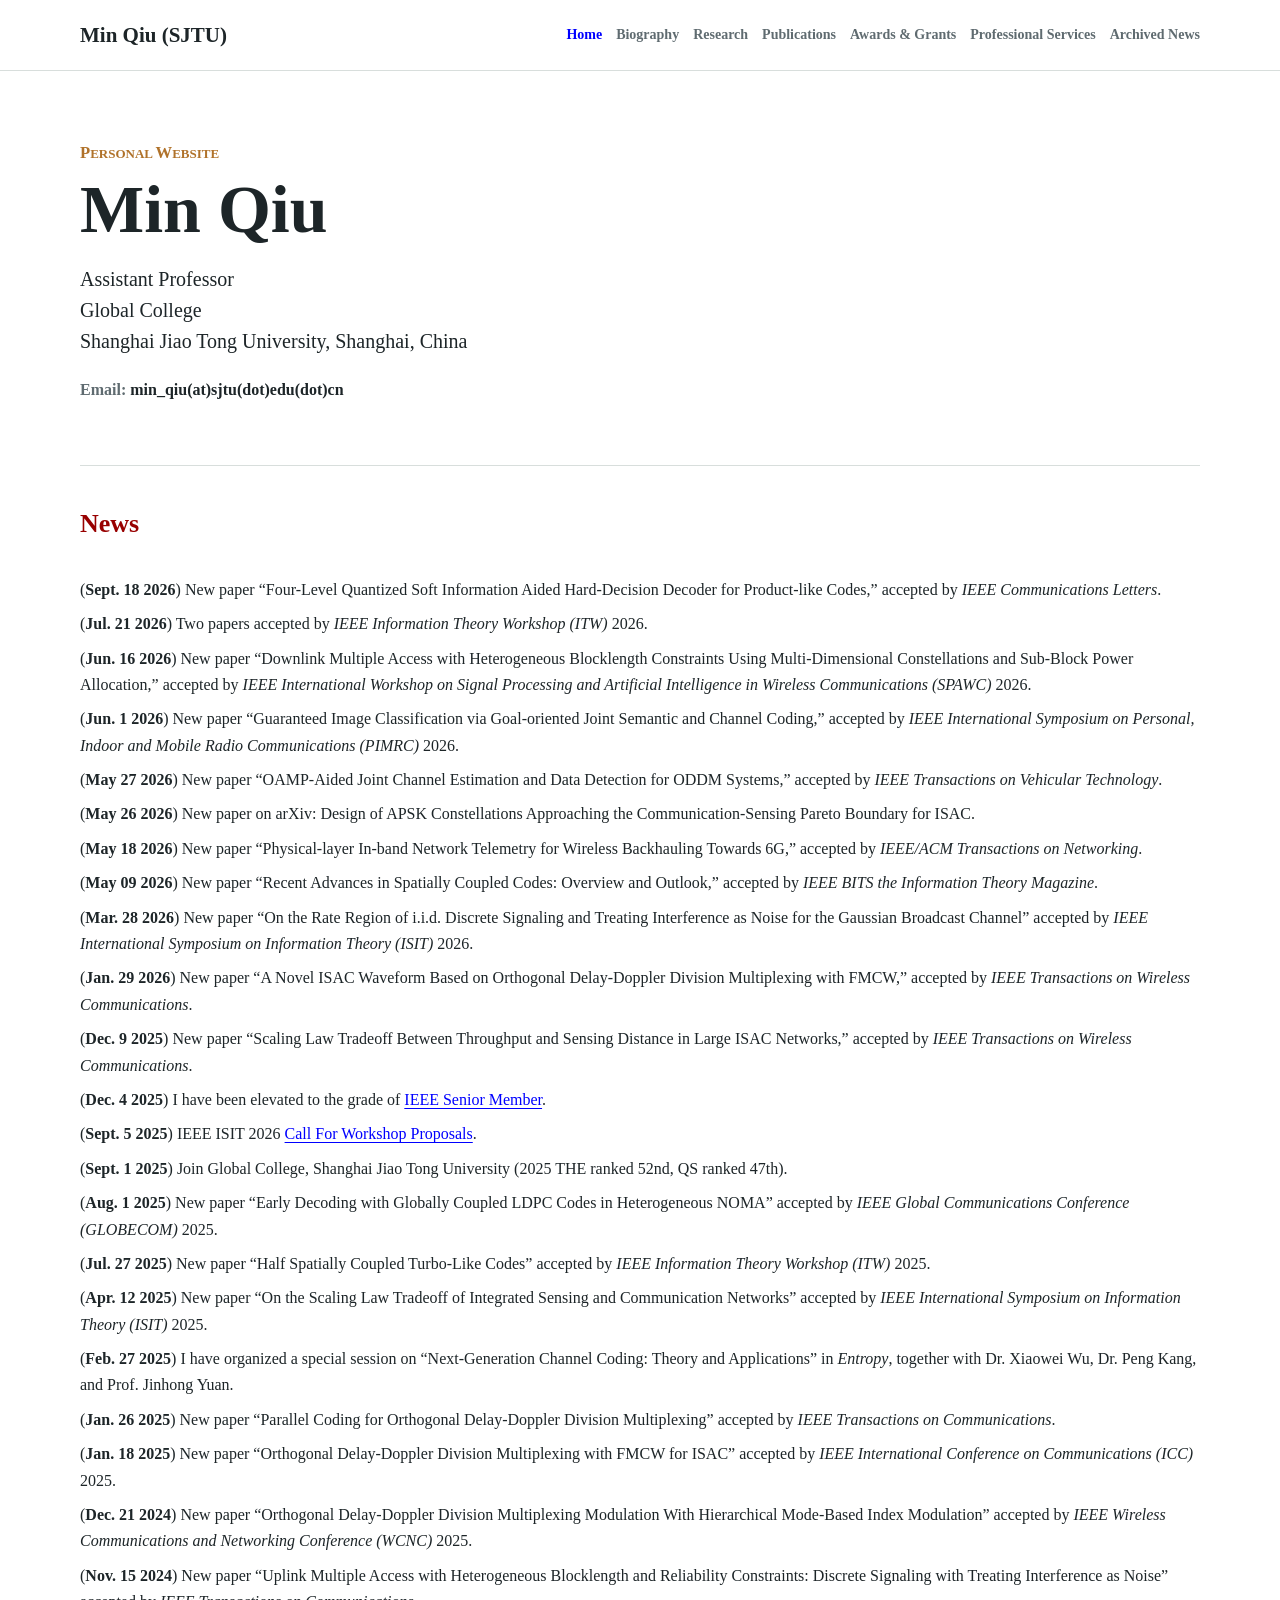
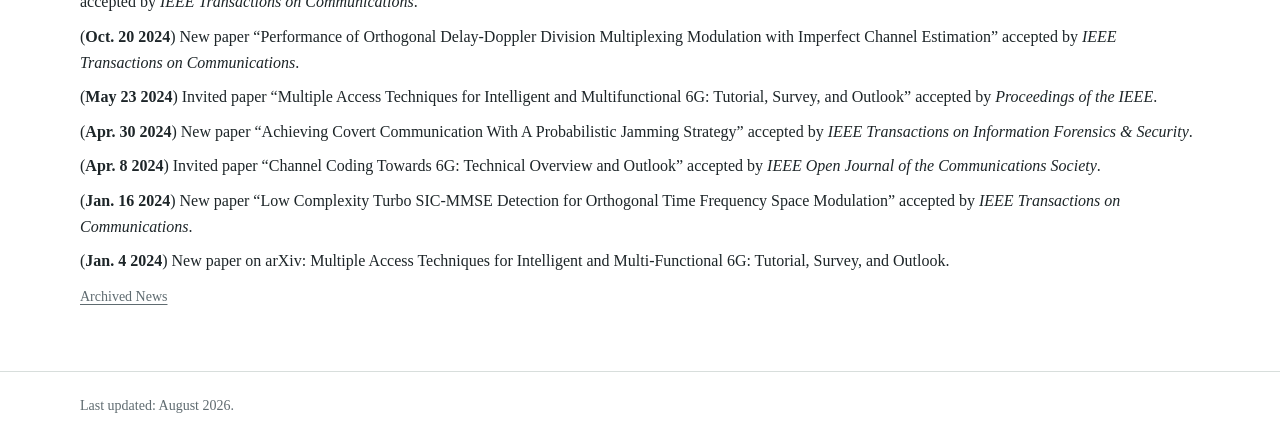
<file: index.html>
<!doctype html>
<html lang="en">
<head>
  <meta charset="utf-8">
  <meta name="viewport" content="width=device-width, initial-scale=1">
  <title>Min Qiu</title>
  <meta name="description" content="Personal academic website of Min Qiu, Assistant Professor at Shanghai Jiao Tong University.">
  <link rel="stylesheet" href="assets/css/style.css">
</head>
<body>
  <header class="site-header">
    <div class="wrap header-grid">
      <a class="brand" href="index.html">Min Qiu (SJTU)</a>
      <nav class="nav" aria-label="Main navigation">
        <a href="index.html" aria-current="page">Home</a>
        <a href="biography.html">Biography</a>
        <a href="research.html">Research</a>
        <a href="publications.html">Publications</a>
        <a href="awards-grants.html">Awards & Grants</a>
        <a href="professional-services.html">Professional Services</a>
        <a href="archived-news.html">Archived News</a>
      </nav>
    </div>
  </header>

  <main class="wrap">
    <section class="hero">
      <p class="eyebrow wordmark-title"><span class="title-word"><span class="word-initial">P</span>ersonal</span> <span class="title-word"><span class="word-initial">W</span>ebsite</span></p>
      <h1>Min Qiu</h1>
      <p class="lead">Assistant Professor<br>Global College<br>Shanghai Jiao Tong University, Shanghai, China</p>
      <p class="contact">Email: <span>min_qiu(at)sjtu(dot)edu(dot)cn</span></p>
    </section>

    <section class="section">
      <div class="section-heading">
        <h2>News</h2>
      </div>
      <ol class="news-list">
        <li>(<strong>Sept.</strong> <strong>18</strong> <strong>2026</strong>) New paper “Four-Level Quantized Soft Information Aided Hard-Decision Decoder for Product-like Codes,” accepted by <em>IEEE Communications Letters</em>.</li>
        <li>(<strong>Jul.</strong> <strong>21</strong> <strong>2026</strong>) Two papers accepted by <em>IEEE Information Theory Workshop (ITW)</em> 2026.</li>
        <li>(<strong>Jun.</strong> <strong>16</strong> <strong>2026</strong>) New paper “Downlink Multiple Access with Heterogeneous Blocklength Constraints Using Multi-Dimensional Constellations and Sub-Block Power Allocation,” accepted by <em>IEEE International Workshop on Signal Processing and Artificial Intelligence in Wireless Communications (SPAWC)</em> 2026.</li>
        <li>(<strong>Jun.</strong> <strong>1</strong> <strong>2026</strong>) New paper “Guaranteed Image Classification via Goal-oriented Joint Semantic and Channel Coding,” accepted by <em>IEEE International Symposium on Personal, Indoor and Mobile Radio Communications (PIMRC)</em> 2026.</li>
        <li>(<strong>May</strong> <strong>27</strong> <strong>2026</strong>) New paper “OAMP-Aided Joint Channel Estimation and Data Detection for ODDM Systems,” accepted by <em>IEEE Transactions on Vehicular Technology</em>.</li>
        <li>(<strong>May</strong> <strong>26</strong> <strong>2026</strong>) New paper on arXiv: Design of APSK Constellations Approaching the Communication-Sensing Pareto Boundary for ISAC.</li>
        <li>(<strong>May</strong> <strong>18</strong> <strong>2026</strong>) New paper “Physical-layer In-band Network Telemetry for Wireless Backhauling Towards 6G,” accepted by <em>IEEE/ACM Transactions on Networking</em>.</li>
        <li>(<strong>May</strong> <strong>09</strong> <strong>2026</strong>) New paper “Recent Advances in Spatially Coupled Codes: Overview and Outlook,” accepted by <em>IEEE BITS the Information Theory Magazine</em>.</li>
        <li>(<strong>Mar.</strong> <strong>28</strong> <strong>2026</strong>) New paper “On the Rate Region of i.i.d. Discrete Signaling and Treating Interference as Noise for the Gaussian Broadcast Channel” accepted by <em>IEEE International Symposium on Information Theory (ISIT)</em> 2026.</li>
        <li>(<strong>Jan.</strong> <strong>29</strong> <strong>2026</strong>) New paper “A Novel ISAC Waveform Based on Orthogonal Delay-Doppler Division Multiplexing with FMCW,” accepted by <em>IEEE Transactions on Wireless Communications</em>.</li>
        <li>(<strong>Dec.</strong> <strong>9</strong> <strong>2025</strong>) New paper “Scaling Law Tradeoff Between Throughput and Sensing Distance in Large ISAC Networks,” accepted by <em>IEEE Transactions on Wireless Communications</em>.</li>
        <li>(<strong>Dec.</strong> <strong>4</strong> <strong>2025</strong>) I have been elevated to the grade of <a href="https://www.itsoc.org/news/congratulations-our-information-theory-society-members-elevated-ieee-senior-member-2025" target="_blank" rel="noopener">IEEE Senior Member</a>.</li>
        <li>(<strong>Sept.</strong> <strong>5</strong> <strong>2025</strong>) IEEE ISIT 2026 <a href="https://drive.google.com/file/d/11toPJL5rvZ2dOi1ZFxIeDYOLk2mDl6L/view?usp=sharing" target="_blank" rel="noopener">Call For Workshop Proposals</a>.</li>
        <li>(<strong>Sept.</strong> <strong>1</strong> <strong>2025</strong>) Join Global College, Shanghai Jiao Tong University (2025 THE ranked 52nd, QS ranked 47th).</li>
        <li>(<strong>Aug.</strong> <strong>1</strong> <strong>2025</strong>) New paper “Early Decoding with Globally Coupled LDPC Codes in Heterogeneous NOMA” accepted by <em>IEEE Global Communications Conference (GLOBECOM)</em> 2025.</li>
        <li>(<strong>Jul.</strong> <strong>27</strong> <strong>2025</strong>) New paper “Half Spatially Coupled Turbo-Like Codes” accepted by <em>IEEE Information Theory Workshop (ITW)</em> 2025.</li>
        <li>(<strong>Apr.</strong> <strong>12</strong> <strong>2025</strong>) New paper “On the Scaling Law Tradeoff of Integrated Sensing and Communication Networks” accepted by <em>IEEE International Symposium on Information Theory (ISIT)</em> 2025.</li>
        <li>(<strong>Feb.</strong> <strong>27</strong> <strong>2025</strong>) I have organized a special session on “Next-Generation Channel Coding: Theory and Applications” in <em>Entropy</em>, together with Dr. Xiaowei Wu, Dr. Peng Kang, and Prof. Jinhong Yuan.</li>
        <li>(<strong>Jan.</strong> <strong>26</strong> <strong>2025</strong>) New paper “Parallel Coding for Orthogonal Delay-Doppler Division Multiplexing” accepted by <em>IEEE Transactions on Communications</em>.</li>
        <li>(<strong>Jan.</strong> <strong>18</strong> <strong>2025</strong>) New paper “Orthogonal Delay-Doppler Division Multiplexing with FMCW for ISAC” accepted by <em>IEEE International Conference on Communications (ICC)</em> 2025.</li>
        <li>(<strong>Dec.</strong> <strong>21</strong> <strong>2024</strong>) New paper “Orthogonal Delay-Doppler Division Multiplexing Modulation With Hierarchical Mode-Based Index Modulation” accepted by <em>IEEE Wireless Communications and Networking Conference (WCNC)</em> 2025.</li>
        <li>(<strong>Nov.</strong> <strong>15</strong> <strong>2024</strong>) New paper “Uplink Multiple Access with Heterogeneous Blocklength and Reliability Constraints: Discrete Signaling with Treating Interference as Noise” accepted by <em>IEEE Transactions on Communications</em>.</li>
        <li>(<strong>Oct.</strong> <strong>20</strong> <strong>2024</strong>) New paper “Performance of Orthogonal Delay-Doppler Division Multiplexing Modulation with Imperfect Channel Estimation” accepted by <em>IEEE Transactions on Communications</em>.</li>
        <li>(<strong>May</strong> <strong>23</strong> <strong>2024</strong>) Invited paper “Multiple Access Techniques for Intelligent and Multifunctional 6G: Tutorial, Survey, and Outlook” accepted by <em>Proceedings of the IEEE</em>.</li>
        <li>(<strong>Apr.</strong> <strong>30</strong> <strong>2024</strong>) New paper “Achieving Covert Communication With A Probabilistic Jamming Strategy” accepted by <em>IEEE Transactions on Information Forensics &amp; Security</em>.</li>
        <li>(<strong>Apr.</strong> <strong>8</strong> <strong>2024</strong>) Invited paper “Channel Coding Towards 6G: Technical Overview and Outlook” accepted by <em>IEEE Open Journal of the Communications Society</em>.</li>
        <li>(<strong>Jan.</strong> <strong>16</strong> <strong>2024</strong>) New paper “Low Complexity Turbo SIC-MMSE Detection for Orthogonal Time Frequency Space Modulation” accepted by <em>IEEE Transactions on Communications</em>.</li>
        <li>(<strong>Jan.</strong> <strong>4</strong> <strong>2024</strong>) New paper on arXiv: Multiple Access Techniques for Intelligent and Multi-Functional 6G: Tutorial, Survey, and Outlook.</li>
<li><a class="subtle-link" href="archived-news.html">Archived News</a></li>
      </ol>
    </section>
 <div style="transform: scale(0.2); transform-origin: top left;">
  <script type="text/javascript" id="mapmyvisitors"
    src="//mapmyvisitors.com/map.js?d=bafi58JVjUPvPHS9R8LlB1AveSqTp1ohu5yXClhGJh0&cl=ffffff&w=a">
  </script>
</div>
  </main>

  <footer class="site-footer">
    <div class="wrap">
      <p>Last updated: August 2026.</p>
    </div>
  </footer>
</body>
</html>
</file>
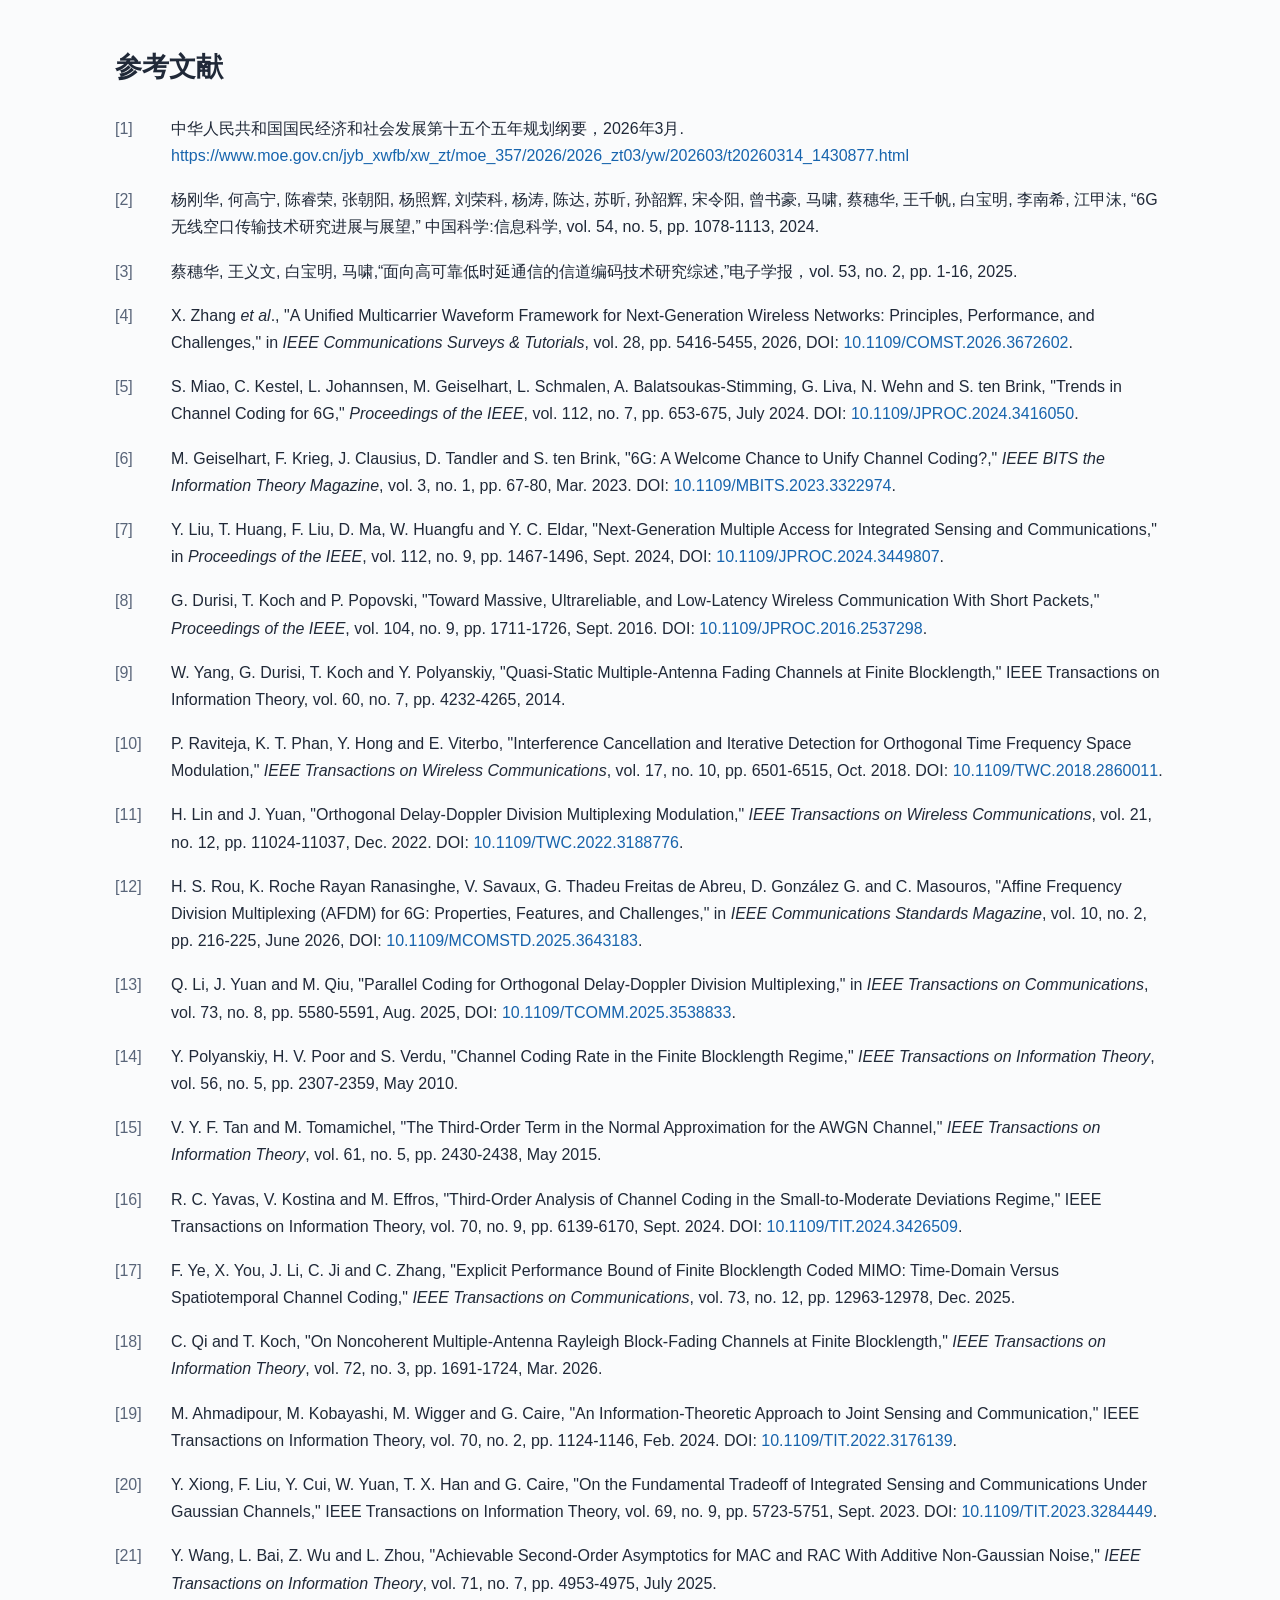
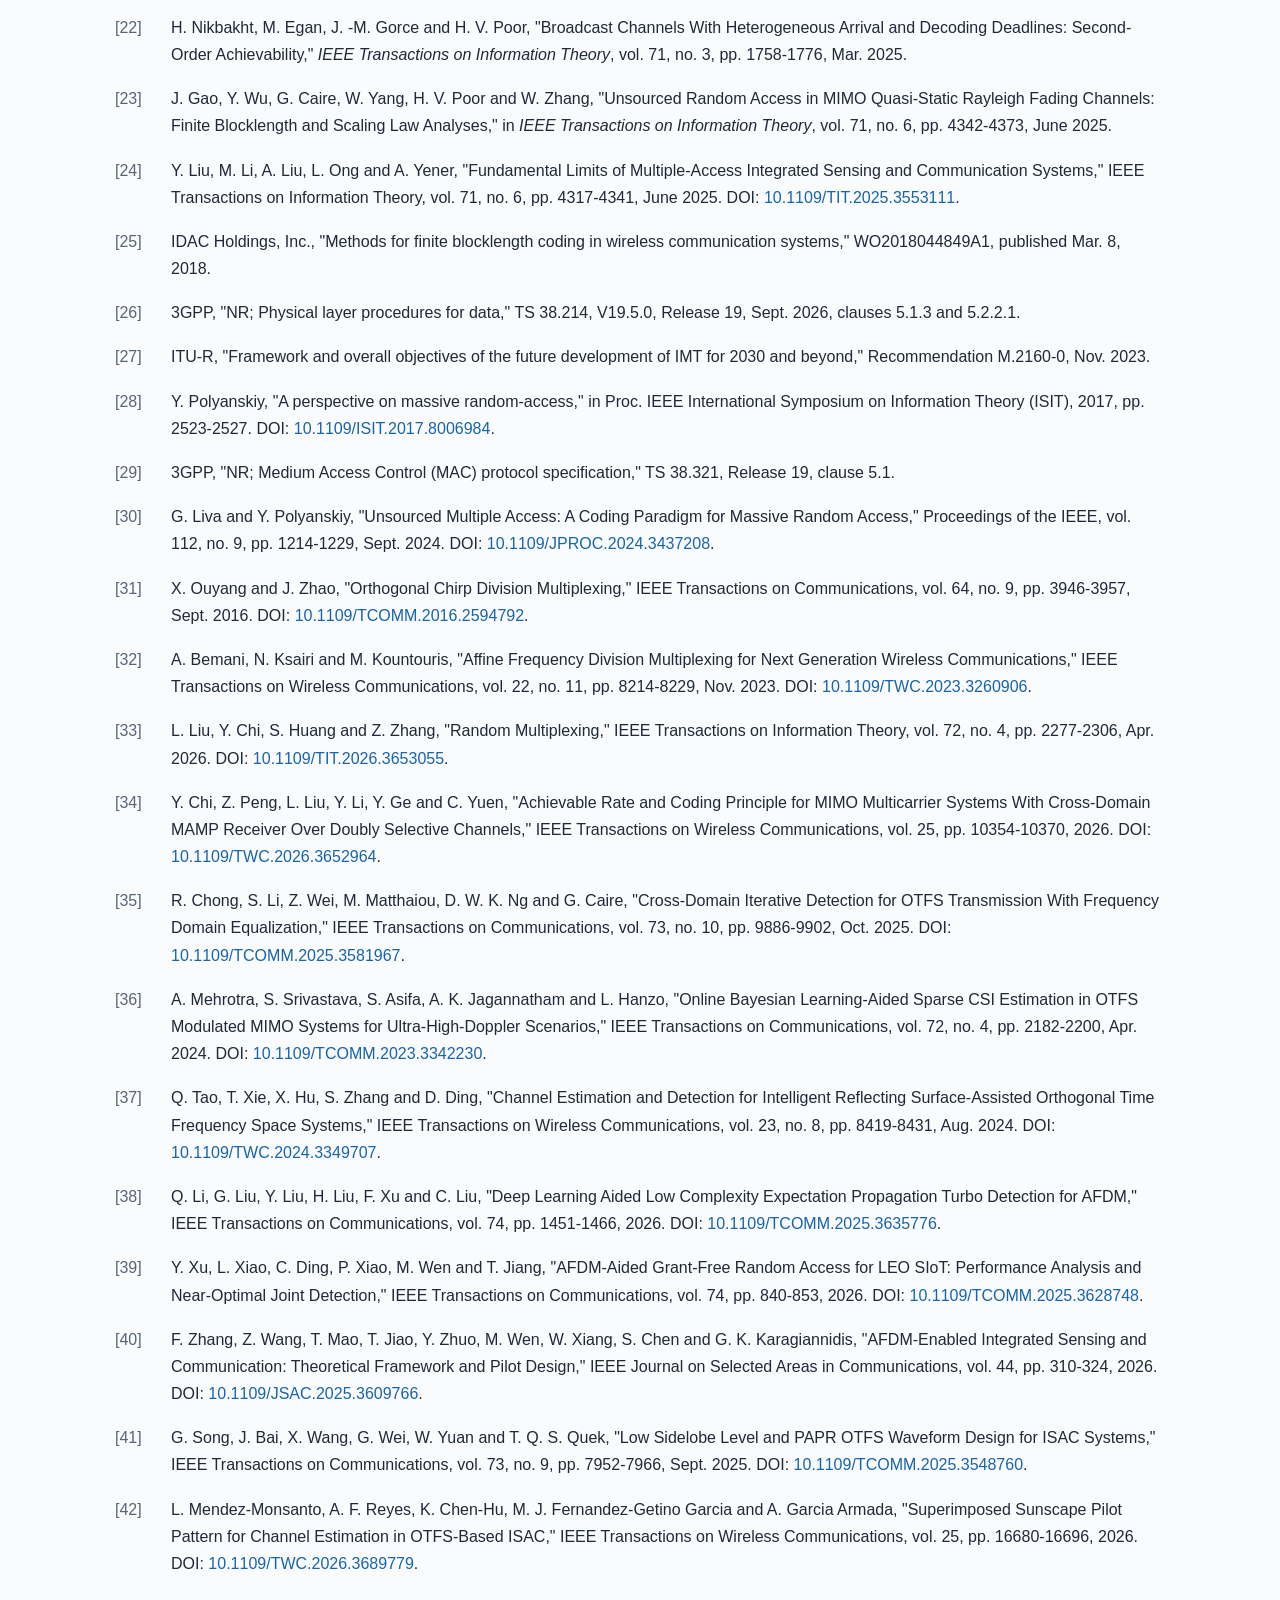
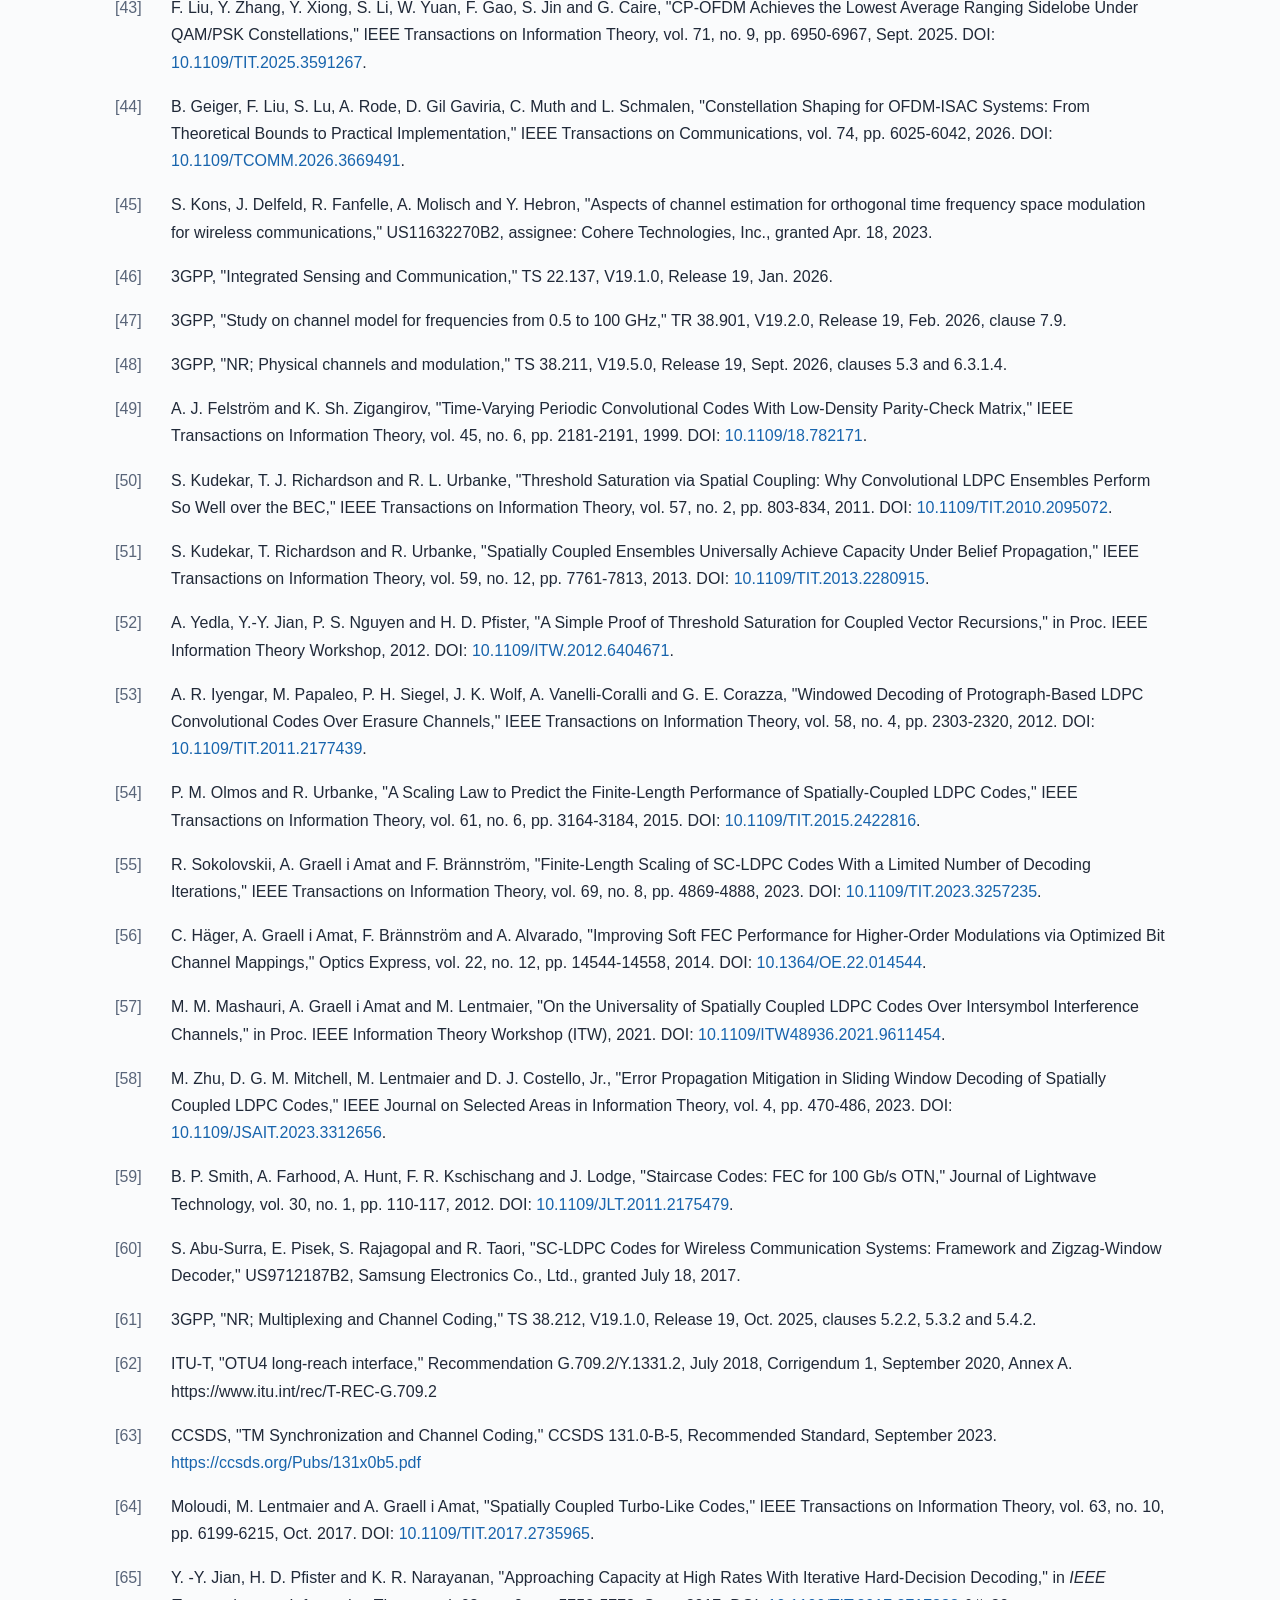
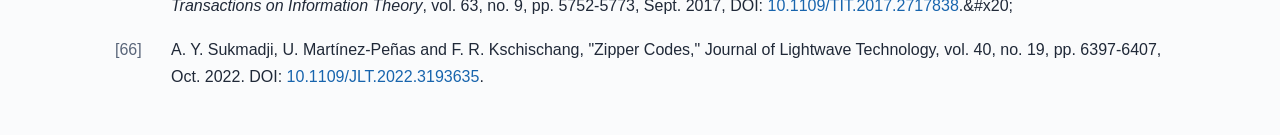
<file: shared/notes/index.html>
<!doctype html>
<html lang="zh-CN">
<head>
<meta charset="utf-8">
<meta name="viewport" content="width=device-width,initial-scale=1">
<meta name="robots" content="noindex,nofollow">
<title>参考文献</title>
<style>
:root{font-family:Arial,"Noto Sans SC","Microsoft YaHei",sans-serif;color:#202938;background:#fafbfc}
body{max-width:1050px;margin:45px auto;padding:0 22px;line-height:1.7}
h1{font-size:27px;margin-bottom:24px}ol{list-style:none;padding:0;margin:0}li{display:flex;gap:13px;margin:0 0 17px;overflow-wrap:anywhere}li .num{flex:0 0 43px;color:#596579}a{color:#1764ad;text-decoration:none}a:hover{text-decoration:underline}em{font-style:italic}@media(max-width:600px){body{margin:25px auto;padding:0 16px}li{gap:7px}li .num{flex-basis:36px}}
</style>
</head>
<body>
<h1>参考文献</h1>
<ol>
<li><span class="num">[1]</span><div>中华人民共和国国民经济和社会发展第十五个五年规划纲要，2026年3月. <a href="https://www.moe.gov.cn/jyb_xwfb/xw_zt/moe_357/2026/2026_zt03/yw/202603/t20260314_1430877.html">https://www.moe.gov.cn/jyb_xwfb/xw_zt/moe_357/2026/2026_zt03/yw/202603/t20260314_1430877.html</a></div></li>
<li><span class="num">[2]</span><div>杨刚华, 何高宁, 陈睿荣, 张朝阳, 杨照辉, 刘荣科, 杨涛, 陈达, 苏昕, 孙韶辉, 宋令阳, 曾书豪, 马啸, 蔡穗华, 王千帆, 白宝明, 李南希, 江甲沫, “6G 无线空口传输技术研究进展与展望,” 中国科学:信息科学, vol. 54, no. 5, pp. 1078-1113, 2024.</div></li>
<li><span class="num">[3]</span><div>蔡穗华, 王义文, 白宝明, 马啸,“面向高可靠低时延通信的信道编码技术研究综述,”电子学报，vol. 53, no. 2, pp. 1-16, 2025.</div></li>
<li><span class="num">[4]</span><div>X. Zhang <em>et al</em>., &quot;A Unified Multicarrier Waveform Framework for Next-Generation Wireless Networks: Principles, Performance, and Challenges,&quot; in <em>IEEE Communications Surveys &amp; Tutorials</em>, vol. 28, pp. 5416-5455, 2026, DOI: <a href="https://doi.org/10.1109/COMST.2026.3672602">10.1109/COMST.2026.3672602</a>.</div></li>
<li><span class="num">[5]</span><div>S. Miao, C. Kestel, L. Johannsen, M. Geiselhart, L. Schmalen, A. Balatsoukas-Stimming, G. Liva, N. Wehn and S. ten Brink, &quot;Trends in Channel Coding for 6G,&quot; <em>Proceedings of the IEEE</em>, vol. 112, no. 7, pp. 653-675, July 2024. DOI: <a href="https://doi.org/10.1109/JPROC.2024.3416050">10.1109/JPROC.2024.3416050</a>.</div></li>
<li><span class="num">[6]</span><div>M. Geiselhart, F. Krieg, J. Clausius, D. Tandler and S. ten Brink, &quot;6G: A Welcome Chance to Unify Channel Coding?,&quot; <em>IEEE BITS the Information Theory Magazine</em>, vol. 3, no. 1, pp. 67-80, Mar. 2023. DOI: <a href="https://doi.org/10.1109/MBITS.2023.3322974">10.1109/MBITS.2023.3322974</a>.</div></li>
<li><span class="num">[7]</span><div>Y. Liu, T. Huang, F. Liu, D. Ma, W. Huangfu and Y. C. Eldar, &quot;Next-Generation Multiple Access for Integrated Sensing and Communications,&quot; in <em>Proceedings of the IEEE</em>, vol. 112, no. 9, pp. 1467-1496, Sept. 2024, DOI: <a href="https://doi.org/10.1109/JPROC.2024.3449807">10.1109/JPROC.2024.3449807</a>.</div></li>
<li><span class="num">[8]</span><div>G. Durisi, T. Koch and P. Popovski, &quot;Toward Massive, Ultrareliable, and Low-Latency Wireless Communication With Short Packets,&quot; <em>Proceedings of the IEEE</em>, vol. 104, no. 9, pp. 1711-1726, Sept. 2016. DOI: <a href="https://doi.org/10.1109/JPROC.2016.2537298">10.1109/JPROC.2016.2537298</a>.</div></li>
<li><span class="num">[9]</span><div>W. Yang, G. Durisi, T. Koch and Y. Polyanskiy, &quot;Quasi-Static Multiple-Antenna Fading Channels at Finite Blocklength,&quot; IEEE Transactions on Information Theory, vol. 60, no. 7, pp. 4232-4265, 2014.</div></li>
<li><span class="num">[10]</span><div>P. Raviteja, K. T. Phan, Y. Hong and E. Viterbo, &quot;Interference Cancellation and Iterative Detection for Orthogonal Time Frequency Space Modulation,&quot; <em>IEEE Transactions on Wireless Communications</em>, vol. 17, no. 10, pp. 6501-6515, Oct. 2018. DOI: <a href="https://doi.org/10.1109/TWC.2018.2860011">10.1109/TWC.2018.2860011</a>.</div></li>
<li><span class="num">[11]</span><div>H. Lin and J. Yuan, &quot;Orthogonal Delay-Doppler Division Multiplexing Modulation,&quot; <em>IEEE Transactions on Wireless Communications</em>, vol. 21, no. 12, pp. 11024-11037, Dec. 2022. DOI: <a href="https://doi.org/10.1109/TWC.2022.3188776">10.1109/TWC.2022.3188776</a>.</div></li>
<li><span class="num">[12]</span><div>H. S. Rou, K. Roche Rayan Ranasinghe, V. Savaux, G. Thadeu Freitas de Abreu, D. González G. and C. Masouros, &quot;Affine Frequency Division Multiplexing (AFDM) for 6G: Properties, Features, and Challenges,&quot; in <em>IEEE Communications Standards Magazine</em>, vol. 10, no. 2, pp. 216-225, June 2026, DOI: <a href="https://doi.org/10.1109/MCOMSTD.2025.3643183">10.1109/MCOMSTD.2025.3643183</a>.</div></li>
<li><span class="num">[13]</span><div>Q. Li, J. Yuan and M. Qiu, &quot;Parallel Coding for Orthogonal Delay-Doppler Division Multiplexing,&quot; in <em>IEEE Transactions on Communications</em>, vol. 73, no. 8, pp. 5580-5591, Aug. 2025, DOI: <a href="https://doi.org/10.1109/TCOMM.2025.3538833">10.1109/TCOMM.2025.3538833</a>.</div></li>
<li><span class="num">[14]</span><div>Y. Polyanskiy, H. V. Poor and S. Verdu, &quot;Channel Coding Rate in the Finite Blocklength Regime,&quot; <em>IEEE Transactions on Information Theory</em>, vol. 56, no. 5, pp. 2307-2359, May 2010.</div></li>
<li><span class="num">[15]</span><div>V. Y. F. Tan and M. Tomamichel, &quot;The Third-Order Term in the Normal Approximation for the AWGN Channel,&quot; <em>IEEE Transactions on Information Theory</em>, vol. 61, no. 5, pp. 2430-2438, May 2015.</div></li>
<li><span class="num">[16]</span><div>R. C. Yavas, V. Kostina and M. Effros, &quot;Third-Order Analysis of Channel Coding in the Small-to-Moderate Deviations Regime,&quot; IEEE Transactions on Information Theory, vol. 70, no. 9, pp. 6139-6170, Sept. 2024. DOI: <a href="https://doi.org/10.1109/TIT.2024.3426509">10.1109/TIT.2024.3426509</a>.</div></li>
<li><span class="num">[17]</span><div>F. Ye, X. You, J. Li, C. Ji and C. Zhang, &quot;Explicit Performance Bound of Finite Blocklength Coded MIMO: Time-Domain Versus Spatiotemporal Channel Coding,&quot; <em>IEEE Transactions on Communications</em>, vol. 73, no. 12, pp. 12963-12978, Dec. 2025.</div></li>
<li><span class="num">[18]</span><div>C. Qi and T. Koch, &quot;On Noncoherent Multiple-Antenna Rayleigh Block-Fading Channels at Finite Blocklength,&quot; <em>IEEE Transactions on Information Theory</em>, vol. 72, no. 3, pp. 1691-1724, Mar. 2026.</div></li>
<li><span class="num">[19]</span><div>M. Ahmadipour, M. Kobayashi, M. Wigger and G. Caire, &quot;An Information-Theoretic Approach to Joint Sensing and Communication,&quot; IEEE Transactions on Information Theory, vol. 70, no. 2, pp. 1124-1146, Feb. 2024. DOI: <a href="https://doi.org/10.1109/TIT.2022.3176139">10.1109/TIT.2022.3176139</a>.</div></li>
<li><span class="num">[20]</span><div>Y. Xiong, F. Liu, Y. Cui, W. Yuan, T. X. Han and G. Caire, &quot;On the Fundamental Tradeoff of Integrated Sensing and Communications Under Gaussian Channels,&quot; IEEE Transactions on Information Theory, vol. 69, no. 9, pp. 5723-5751, Sept. 2023. DOI: <a href="https://doi.org/10.1109/TIT.2023.3284449">10.1109/TIT.2023.3284449</a>.</div></li>
<li><span class="num">[21]</span><div>Y. Wang, L. Bai, Z. Wu and L. Zhou, &quot;Achievable Second-Order Asymptotics for MAC and RAC With Additive Non-Gaussian Noise,&quot; <em>IEEE Transactions on Information Theory</em>, vol. 71, no. 7, pp. 4953-4975, July 2025.</div></li>
<li><span class="num">[22]</span><div>H. Nikbakht, M. Egan, J. -M. Gorce and H. V. Poor, &quot;Broadcast Channels With Heterogeneous Arrival and Decoding Deadlines: Second-Order Achievability,&quot; <em>IEEE Transactions on Information Theory</em>, vol. 71, no. 3, pp. 1758-1776, Mar. 2025.</div></li>
<li><span class="num">[23]</span><div>J. Gao, Y. Wu, G. Caire, W. Yang, H. V. Poor and W. Zhang, &quot;Unsourced Random Access in MIMO Quasi-Static Rayleigh Fading Channels: Finite Blocklength and Scaling Law Analyses,&quot; in <em>IEEE Transactions on Information Theory</em>, vol. 71, no. 6, pp. 4342-4373, June 2025.</div></li>
<li><span class="num">[24]</span><div>Y. Liu, M. Li, A. Liu, L. Ong and A. Yener, &quot;Fundamental Limits of Multiple-Access Integrated Sensing and Communication Systems,&quot; IEEE Transactions on Information Theory, vol. 71, no. 6, pp. 4317-4341, June 2025. DOI: <a href="https://doi.org/10.1109/TIT.2025.3553111">10.1109/TIT.2025.3553111</a>.</div></li>
<li><span class="num">[25]</span><div>IDAC Holdings, Inc., &quot;Methods for finite blocklength coding in wireless communication systems,&quot; WO2018044849A1, published Mar. 8, 2018.</div></li>
<li><span class="num">[26]</span><div>3GPP, &quot;NR; Physical layer procedures for data,&quot; TS 38.214, V19.5.0, Release 19, Sept. 2026, clauses 5.1.3 and 5.2.2.1.</div></li>
<li><span class="num">[27]</span><div>ITU-R, &quot;Framework and overall objectives of the future development of IMT for 2030 and beyond,&quot; Recommendation M.2160-0, Nov. 2023.</div></li>
<li><span class="num">[28]</span><div>Y. Polyanskiy, &quot;A perspective on massive random-access,&quot; in Proc. IEEE International Symposium on Information Theory (ISIT), 2017, pp. 2523-2527. DOI: <a href="https://doi.org/10.1109/ISIT.2017.8006984">10.1109/ISIT.2017.8006984</a>.</div></li>
<li><span class="num">[29]</span><div>3GPP, &quot;NR; Medium Access Control (MAC) protocol specification,&quot; TS 38.321, Release 19, clause 5.1.</div></li>
<li><span class="num">[30]</span><div>G. Liva and Y. Polyanskiy, &quot;Unsourced Multiple Access: A Coding Paradigm for Massive Random Access,&quot; Proceedings of the IEEE, vol. 112, no. 9, pp. 1214-1229, Sept. 2024. DOI: <a href="https://doi.org/10.1109/JPROC.2024.3437208">10.1109/JPROC.2024.3437208</a>.</div></li>
<li><span class="num">[31]</span><div>X. Ouyang and J. Zhao, &quot;Orthogonal Chirp Division Multiplexing,&quot; IEEE Transactions on Communications, vol. 64, no. 9, pp. 3946-3957, Sept. 2016. DOI: <a href="https://doi.org/10.1109/TCOMM.2016.2594792">10.1109/TCOMM.2016.2594792</a>.</div></li>
<li><span class="num">[32]</span><div>A. Bemani, N. Ksairi and M. Kountouris, &quot;Affine Frequency Division Multiplexing for Next Generation Wireless Communications,&quot; IEEE Transactions on Wireless Communications, vol. 22, no. 11, pp. 8214-8229, Nov. 2023. DOI: <a href="https://doi.org/10.1109/TWC.2023.3260906">10.1109/TWC.2023.3260906</a>.</div></li>
<li><span class="num">[33]</span><div>L. Liu, Y. Chi, S. Huang and Z. Zhang, &quot;Random Multiplexing,&quot; IEEE Transactions on Information Theory, vol. 72, no. 4, pp. 2277-2306, Apr. 2026. DOI: <a href="https://doi.org/10.1109/TIT.2026.3653055">10.1109/TIT.2026.3653055</a>.</div></li>
<li><span class="num">[34]</span><div>Y. Chi, Z. Peng, L. Liu, Y. Li, Y. Ge and C. Yuen, &quot;Achievable Rate and Coding Principle for MIMO Multicarrier Systems With Cross-Domain MAMP Receiver Over Doubly Selective Channels,&quot; IEEE Transactions on Wireless Communications, vol. 25, pp. 10354-10370, 2026. DOI: <a href="https://doi.org/10.1109/TWC.2026.3652964">10.1109/TWC.2026.3652964</a>.</div></li>
<li><span class="num">[35]</span><div>R. Chong, S. Li, Z. Wei, M. Matthaiou, D. W. K. Ng and G. Caire, &quot;Cross-Domain Iterative Detection for OTFS Transmission With Frequency Domain Equalization,&quot; IEEE Transactions on Communications, vol. 73, no. 10, pp. 9886-9902, Oct. 2025. DOI: <a href="https://doi.org/10.1109/TCOMM.2025.3581967">10.1109/TCOMM.2025.3581967</a>.</div></li>
<li><span class="num">[36]</span><div>A. Mehrotra, S. Srivastava, S. Asifa, A. K. Jagannatham and L. Hanzo, &quot;Online Bayesian Learning-Aided Sparse CSI Estimation in OTFS Modulated MIMO Systems for Ultra-High-Doppler Scenarios,&quot; IEEE Transactions on Communications, vol. 72, no. 4, pp. 2182-2200, Apr. 2024. DOI: <a href="https://doi.org/10.1109/TCOMM.2023.3342230">10.1109/TCOMM.2023.3342230</a>.</div></li>
<li><span class="num">[37]</span><div>Q. Tao, T. Xie, X. Hu, S. Zhang and D. Ding, &quot;Channel Estimation and Detection for Intelligent Reflecting Surface-Assisted Orthogonal Time Frequency Space Systems,&quot; IEEE Transactions on Wireless Communications, vol. 23, no. 8, pp. 8419-8431, Aug. 2024. DOI: <a href="https://doi.org/10.1109/TWC.2024.3349707">10.1109/TWC.2024.3349707</a>.</div></li>
<li><span class="num">[38]</span><div>Q. Li, G. Liu, Y. Liu, H. Liu, F. Xu and C. Liu, &quot;Deep Learning Aided Low Complexity Expectation Propagation Turbo Detection for AFDM,&quot; IEEE Transactions on Communications, vol. 74, pp. 1451-1466, 2026. DOI: <a href="https://doi.org/10.1109/TCOMM.2025.3635776">10.1109/TCOMM.2025.3635776</a>.</div></li>
<li><span class="num">[39]</span><div>Y. Xu, L. Xiao, C. Ding, P. Xiao, M. Wen and T. Jiang, &quot;AFDM-Aided Grant-Free Random Access for LEO SIoT: Performance Analysis and Near-Optimal Joint Detection,&quot; IEEE Transactions on Communications, vol. 74, pp. 840-853, 2026. DOI: <a href="https://doi.org/10.1109/TCOMM.2025.3628748">10.1109/TCOMM.2025.3628748</a>.</div></li>
<li><span class="num">[40]</span><div>F. Zhang, Z. Wang, T. Mao, T. Jiao, Y. Zhuo, M. Wen, W. Xiang, S. Chen and G. K. Karagiannidis, &quot;AFDM-Enabled Integrated Sensing and Communication: Theoretical Framework and Pilot Design,&quot; IEEE Journal on Selected Areas in Communications, vol. 44, pp. 310-324, 2026. DOI: <a href="https://doi.org/10.1109/JSAC.2025.3609766">10.1109/JSAC.2025.3609766</a>.</div></li>
<li><span class="num">[41]</span><div>G. Song, J. Bai, X. Wang, G. Wei, W. Yuan and T. Q. S. Quek, &quot;Low Sidelobe Level and PAPR OTFS Waveform Design for ISAC Systems,&quot; IEEE Transactions on Communications, vol. 73, no. 9, pp. 7952-7966, Sept. 2025. DOI: <a href="https://doi.org/10.1109/TCOMM.2025.3548760">10.1109/TCOMM.2025.3548760</a>.</div></li>
<li><span class="num">[42]</span><div>L. Mendez-Monsanto, A. F. Reyes, K. Chen-Hu, M. J. Fernandez-Getino Garcia and A. Garcia Armada, &quot;Superimposed Sunscape Pilot Pattern for Channel Estimation in OTFS-Based ISAC,&quot; IEEE Transactions on Wireless Communications, vol. 25, pp. 16680-16696, 2026. DOI: <a href="https://doi.org/10.1109/TWC.2026.3689779">10.1109/TWC.2026.3689779</a>.</div></li>
<li><span class="num">[43]</span><div>F. Liu, Y. Zhang, Y. Xiong, S. Li, W. Yuan, F. Gao, S. Jin and G. Caire, &quot;CP-OFDM Achieves the Lowest Average Ranging Sidelobe Under QAM/PSK Constellations,&quot; IEEE Transactions on Information Theory, vol. 71, no. 9, pp. 6950-6967, Sept. 2025. DOI: <a href="https://doi.org/10.1109/TIT.2025.3591267">10.1109/TIT.2025.3591267</a>.</div></li>
<li><span class="num">[44]</span><div>B. Geiger, F. Liu, S. Lu, A. Rode, D. Gil Gaviria, C. Muth and L. Schmalen, &quot;Constellation Shaping for OFDM-ISAC Systems: From Theoretical Bounds to Practical Implementation,&quot; IEEE Transactions on Communications, vol. 74, pp. 6025-6042, 2026. DOI: <a href="https://doi.org/10.1109/TCOMM.2026.3669491">10.1109/TCOMM.2026.3669491</a>.</div></li>
<li><span class="num">[45]</span><div>S. Kons, J. Delfeld, R. Fanfelle, A. Molisch and Y. Hebron, &quot;Aspects of channel estimation for orthogonal time frequency space modulation for wireless communications,&quot; US11632270B2, assignee: Cohere Technologies, Inc., granted Apr. 18, 2023.</div></li>
<li><span class="num">[46]</span><div>3GPP, &quot;Integrated Sensing and Communication,&quot; TS 22.137, V19.1.0, Release 19, Jan. 2026.</div></li>
<li><span class="num">[47]</span><div>3GPP, &quot;Study on channel model for frequencies from 0.5 to 100 GHz,&quot; TR 38.901, V19.2.0, Release 19, Feb. 2026, clause 7.9.</div></li>
<li><span class="num">[48]</span><div>3GPP, &quot;NR; Physical channels and modulation,&quot; TS 38.211, V19.5.0, Release 19, Sept. 2026, clauses 5.3 and 6.3.1.4.</div></li>
<li><span class="num">[49]</span><div>A. J. Felström and K. Sh. Zigangirov, &quot;Time-Varying Periodic Convolutional Codes With Low-Density Parity-Check Matrix,&quot; IEEE Transactions on Information Theory, vol. 45, no. 6, pp. 2181-2191, 1999. DOI: <a href="https://doi.org/10.1109/18.782171">10.1109/18.782171</a>.</div></li>
<li><span class="num">[50]</span><div>S. Kudekar, T. J. Richardson and R. L. Urbanke, &quot;Threshold Saturation via Spatial Coupling: Why Convolutional LDPC Ensembles Perform So Well over the BEC,&quot; IEEE Transactions on Information Theory, vol. 57, no. 2, pp. 803-834, 2011. DOI: <a href="https://doi.org/10.1109/TIT.2010.2095072">10.1109/TIT.2010.2095072</a>.</div></li>
<li><span class="num">[51]</span><div>S. Kudekar, T. Richardson and R. Urbanke, &quot;Spatially Coupled Ensembles Universally Achieve Capacity Under Belief Propagation,&quot; IEEE Transactions on Information Theory, vol. 59, no. 12, pp. 7761-7813, 2013. DOI: <a href="https://doi.org/10.1109/TIT.2013.2280915">10.1109/TIT.2013.2280915</a>.</div></li>
<li><span class="num">[52]</span><div>A. Yedla, Y.-Y. Jian, P. S. Nguyen and H. D. Pfister, &quot;A Simple Proof of Threshold Saturation for Coupled Vector Recursions,&quot; in Proc. IEEE Information Theory Workshop, 2012. DOI: <a href="https://doi.org/10.1109/ITW.2012.6404671">10.1109/ITW.2012.6404671</a>.</div></li>
<li><span class="num">[53]</span><div>A. R. Iyengar, M. Papaleo, P. H. Siegel, J. K. Wolf, A. Vanelli-Coralli and G. E. Corazza, &quot;Windowed Decoding of Protograph-Based LDPC Convolutional Codes Over Erasure Channels,&quot; IEEE Transactions on Information Theory, vol. 58, no. 4, pp. 2303-2320, 2012. DOI: <a href="https://doi.org/10.1109/TIT.2011.2177439">10.1109/TIT.2011.2177439</a>.</div></li>
<li><span class="num">[54]</span><div>P. M. Olmos and R. Urbanke, &quot;A Scaling Law to Predict the Finite-Length Performance of Spatially-Coupled LDPC Codes,&quot; IEEE Transactions on Information Theory, vol. 61, no. 6, pp. 3164-3184, 2015. DOI: <a href="https://doi.org/10.1109/TIT.2015.2422816">10.1109/TIT.2015.2422816</a>.</div></li>
<li><span class="num">[55]</span><div>R. Sokolovskii, A. Graell i Amat and F. Brännström, &quot;Finite-Length Scaling of SC-LDPC Codes With a Limited Number of Decoding Iterations,&quot; IEEE Transactions on Information Theory, vol. 69, no. 8, pp. 4869-4888, 2023. DOI: <a href="https://doi.org/10.1109/TIT.2023.3257235">10.1109/TIT.2023.3257235</a>.</div></li>
<li><span class="num">[56]</span><div>C. Häger, A. Graell i Amat, F. Brännström and A. Alvarado, &quot;Improving Soft FEC Performance for Higher-Order Modulations via Optimized Bit Channel Mappings,&quot; Optics Express, vol. 22, no. 12, pp. 14544-14558, 2014. DOI: <a href="https://doi.org/10.1364/OE.22.014544">10.1364/OE.22.014544</a>.</div></li>
<li><span class="num">[57]</span><div>M. M. Mashauri, A. Graell i Amat and M. Lentmaier, &quot;On the Universality of Spatially Coupled LDPC Codes Over Intersymbol Interference Channels,&quot; in Proc. IEEE Information Theory Workshop (ITW), 2021. DOI: <a href="https://doi.org/10.1109/ITW48936.2021.9611454">10.1109/ITW48936.2021.9611454</a>.</div></li>
<li><span class="num">[58]</span><div>M. Zhu, D. G. M. Mitchell, M. Lentmaier and D. J. Costello, Jr., &quot;Error Propagation Mitigation in Sliding Window Decoding of Spatially Coupled LDPC Codes,&quot; IEEE Journal on Selected Areas in Information Theory, vol. 4, pp. 470-486, 2023. DOI: <a href="https://doi.org/10.1109/JSAIT.2023.3312656">10.1109/JSAIT.2023.3312656</a>.</div></li>
<li><span class="num">[59]</span><div>B. P. Smith, A. Farhood, A. Hunt, F. R. Kschischang and J. Lodge, &quot;Staircase Codes: FEC for 100 Gb/s OTN,&quot; Journal of Lightwave Technology, vol. 30, no. 1, pp. 110-117, 2012. DOI: <a href="https://doi.org/10.1109/JLT.2011.2175479">10.1109/JLT.2011.2175479</a>.</div></li>
<li><span class="num">[60]</span><div>S. Abu-Surra, E. Pisek, S. Rajagopal and R. Taori, &quot;SC-LDPC Codes for Wireless Communication Systems: Framework and Zigzag-Window Decoder,&quot; US9712187B2, Samsung Electronics Co., Ltd., granted July 18, 2017.</div></li>
<li><span class="num">[61]</span><div>3GPP, &quot;NR; Multiplexing and Channel Coding,&quot; TS 38.212, V19.1.0, Release 19, Oct. 2025, clauses 5.2.2, 5.3.2 and 5.4.2.</div></li>
<li><span class="num">[62]</span><div>ITU-T, &quot;OTU4 long-reach interface,&quot; Recommendation G.709.2/Y.1331.2, July 2018, Corrigendum 1, September 2020, Annex A. https://www.itu.int/rec/T-REC-G.709.2</div></li>
<li><span class="num">[63]</span><div>CCSDS, &quot;TM Synchronization and Channel Coding,&quot; CCSDS 131.0-B-5, Recommended Standard, September 2023. <a href="https://ccsds.org/Pubs/131x0b5.pdf">https://ccsds.org/Pubs/131x0b5.pdf</a></div></li>
<li><span class="num">[64]</span><div>Moloudi, M. Lentmaier and A. Graell i Amat, &quot;Spatially Coupled Turbo-Like Codes,&quot; IEEE Transactions on Information Theory, vol. 63, no. 10, pp. 6199-6215, Oct. 2017. DOI: <a href="https://doi.org/10.1109/TIT.2017.2735965">10.1109/TIT.2017.2735965</a>.</div></li>
<li><span class="num">[65]</span><div>Y. -Y. Jian, H. D. Pfister and K. R. Narayanan, &quot;Approaching Capacity at High Rates With Iterative Hard-Decision Decoding,&quot; in <em>IEEE Transactions on Information Theory</em>, vol. 63, no. 9, pp. 5752-5773, Sept. 2017, DOI: <a href="https://doi.org/10.1109/TIT.2017.2717838">10.1109/TIT.2017.2717838</a>.&amp;#x20;</div></li>
<li><span class="num">[66]</span><div>A. Y. Sukmadji, U. Martínez-Peñas and F. R. Kschischang, &quot;Zipper Codes,&quot; Journal of Lightwave Technology, vol. 40, no. 19, pp. 6397-6407, Oct. 2022. DOI: <a href="https://doi.org/10.1109/JLT.2022.3193635">10.1109/JLT.2022.3193635</a>.</div></li>
</ol>
</body>
</html>
</file>
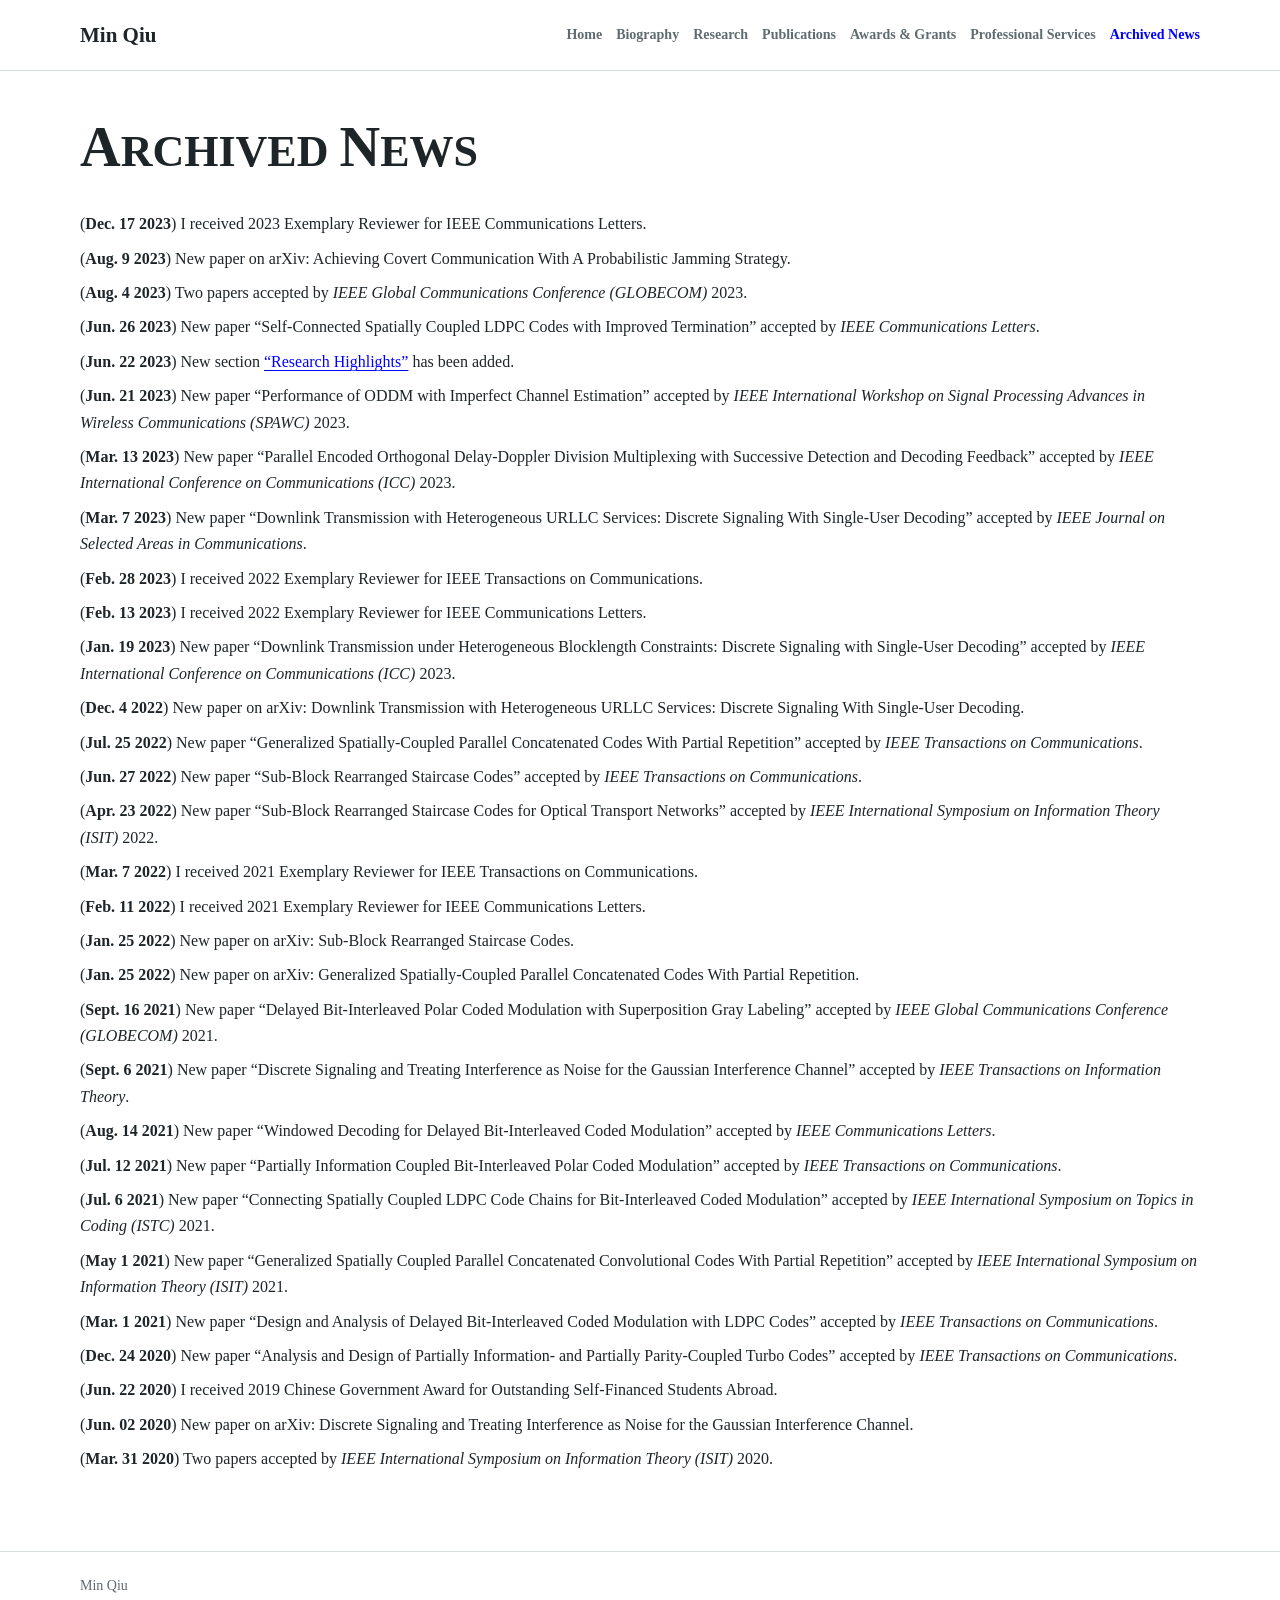
<file: archived-news.html>
<!doctype html>
<html lang="en">
<head>
  <meta charset="utf-8">
  <meta name="viewport" content="width=device-width, initial-scale=1">
  <title>Archived News | Min Qiu</title>
  <link rel="stylesheet" href="assets/css/style.css">
</head>
<body>
  <header class="site-header">
    <div class="wrap header-grid">
      <a class="brand" href="index.html">Min Qiu</a>
      <nav class="nav" aria-label="Main navigation">
        <a href="index.html">Home</a>
        <a href="biography.html">Biography</a>
        <a href="research.html">Research</a>
        <a href="publications.html">Publications</a>
        <a href="awards-grants.html">Awards & Grants</a>
        <a href="professional-services.html">Professional Services</a>
        <a href="archived-news.html" aria-current="page">Archived News</a>
      </nav>
    </div>
  </header>

  <main class="wrap content">
    <h1 class="wordmark-title"><span class="title-word"><span class="word-initial">A</span>rchived</span> <span class="title-word"><span class="word-initial">N</span>ews</span></h1>
    <ol class="news-list">
      <li>(<strong>Dec.</strong> <strong>17</strong> <strong>2023</strong>) I received 2023 Exemplary Reviewer for IEEE Communications Letters.</li>
      <li>(<strong>Aug.</strong> <strong>9</strong> <strong>2023</strong>) New paper on arXiv: Achieving Covert Communication With A Probabilistic Jamming Strategy.</li>
      <li>(<strong>Aug.</strong> <strong>4</strong> <strong>2023</strong>) Two papers accepted by <em>IEEE Global Communications Conference (GLOBECOM)</em> 2023.</li>
      <li>(<strong>Jun.</strong> <strong>26</strong> <strong>2023</strong>) New paper “Self-Connected Spatially Coupled LDPC Codes with Improved Termination” accepted by <em>IEEE Communications Letters</em>.</li>
      <li>(<strong>Jun.</strong> <strong>22</strong> <strong>2023</strong>) New section <a href="research.html">“Research Highlights”</a> has been added.</li>
      <li>(<strong>Jun.</strong> <strong>21</strong> <strong>2023</strong>) New paper “Performance of ODDM with Imperfect Channel Estimation” accepted by <em>IEEE International Workshop on Signal Processing Advances in Wireless Communications (SPAWC)</em> 2023.</li>
      <li>(<strong>Mar.</strong> <strong>13</strong> <strong>2023</strong>) New paper “Parallel Encoded Orthogonal Delay-Doppler Division Multiplexing with Successive Detection and Decoding Feedback” accepted by <em>IEEE International Conference on Communications (ICC)</em> 2023.</li>
      <li>(<strong>Mar.</strong> <strong>7</strong> <strong>2023</strong>) New paper “Downlink Transmission with Heterogeneous URLLC Services: Discrete Signaling With Single-User Decoding” accepted by <em>IEEE Journal on Selected Areas in Communications</em>.</li>
      <li>(<strong>Feb.</strong> <strong>28</strong> <strong>2023</strong>) I received 2022 Exemplary Reviewer for IEEE Transactions on Communications.</li>
      <li>(<strong>Feb.</strong> <strong>13</strong> <strong>2023</strong>) I received 2022 Exemplary Reviewer for IEEE Communications Letters.</li>
      <li>(<strong>Jan.</strong> <strong>19</strong> <strong>2023</strong>) New paper “Downlink Transmission under Heterogeneous Blocklength Constraints: Discrete Signaling with Single-User Decoding” accepted by <em>IEEE International Conference on Communications (ICC)</em> 2023.</li>
      <li>(<strong>Dec.</strong> <strong>4</strong> <strong>2022</strong>) New paper on arXiv: Downlink Transmission with Heterogeneous URLLC Services: Discrete Signaling With Single-User Decoding.</li>
      <li>(<strong>Jul.</strong> <strong>25</strong> <strong>2022</strong>) New paper “Generalized Spatially-Coupled Parallel Concatenated Codes With Partial Repetition” accepted by <em>IEEE Transactions on Communications</em>.</li>
      <li>(<strong>Jun.</strong> <strong>27</strong> <strong>2022</strong>) New paper “Sub-Block Rearranged Staircase Codes” accepted by <em>IEEE Transactions on Communications</em>.</li>
      <li>(<strong>Apr.</strong> <strong>23</strong> <strong>2022</strong>) New paper “Sub-Block Rearranged Staircase Codes for Optical Transport Networks” accepted by <em>IEEE International Symposium on Information Theory (ISIT)</em> 2022.</li>
      <li>(<strong>Mar.</strong> <strong>7</strong> <strong>2022</strong>) I received 2021 Exemplary Reviewer for IEEE Transactions on Communications.</li>
      <li>(<strong>Feb.</strong> <strong>11</strong> <strong>2022</strong>) I received 2021 Exemplary Reviewer for IEEE Communications Letters.</li>
      <li>(<strong>Jan.</strong> <strong>25</strong> <strong>2022</strong>) New paper on arXiv: Sub-Block Rearranged Staircase Codes.</li>
      <li>(<strong>Jan.</strong> <strong>25</strong> <strong>2022</strong>) New paper on arXiv: Generalized Spatially-Coupled Parallel Concatenated Codes With Partial Repetition.</li>
      <li>(<strong>Sept.</strong> <strong>16</strong> <strong>2021</strong>) New paper “Delayed Bit-Interleaved Polar Coded Modulation with Superposition Gray Labeling” accepted by <em>IEEE Global Communications Conference (GLOBECOM)</em> 2021.</li>
      <li>(<strong>Sept.</strong> <strong>6</strong> <strong>2021</strong>) New paper “Discrete Signaling and Treating Interference as Noise for the Gaussian Interference Channel” accepted by <em>IEEE Transactions on Information Theory</em>.</li>
      <li>(<strong>Aug.</strong> <strong>14</strong> <strong>2021</strong>) New paper “Windowed Decoding for Delayed Bit-Interleaved Coded Modulation” accepted by <em>IEEE Communications Letters</em>.</li>
      <li>(<strong>Jul.</strong> <strong>12</strong> <strong>2021</strong>) New paper “Partially Information Coupled Bit-Interleaved Polar Coded Modulation” accepted by <em>IEEE Transactions on Communications</em>.</li>
      <li>(<strong>Jul.</strong> <strong>6</strong> <strong>2021</strong>) New paper “Connecting Spatially Coupled LDPC Code Chains for Bit-Interleaved Coded Modulation” accepted by <em>IEEE International Symposium on Topics in Coding (ISTC)</em> 2021.</li>
      <li>(<strong>May</strong> <strong>1</strong> <strong>2021</strong>) New paper “Generalized Spatially Coupled Parallel Concatenated Convolutional Codes With Partial Repetition” accepted by <em>IEEE International Symposium on Information Theory (ISIT)</em> 2021.</li>
      <li>(<strong>Mar.</strong> <strong>1</strong> <strong>2021</strong>) New paper “Design and Analysis of Delayed Bit-Interleaved Coded Modulation with LDPC Codes” accepted by <em>IEEE Transactions on Communications</em>.</li>
      <li>(<strong>Dec.</strong> <strong>24</strong> <strong>2020</strong>) New paper “Analysis and Design of Partially Information- and Partially Parity-Coupled Turbo Codes” accepted by <em>IEEE Transactions on Communications</em>.</li>
      <li>(<strong>Jun.</strong> <strong>22</strong> <strong>2020</strong>) I received 2019 Chinese Government Award for Outstanding Self-Financed Students Abroad.</li>
      <li>(<strong>Jun.</strong> <strong>02</strong> <strong>2020</strong>) New paper on arXiv: Discrete Signaling and Treating Interference as Noise for the Gaussian Interference Channel.</li>
      <li>(<strong>Mar.</strong> <strong>31</strong> <strong>2020</strong>) Two papers accepted by <em>IEEE International Symposium on Information Theory (ISIT)</em> 2020.</li>
    </ol>
  </main>

  <footer class="site-footer">
    <div class="wrap"><p>Min Qiu</p></div>
  </footer>
</body>
</html>
</file>
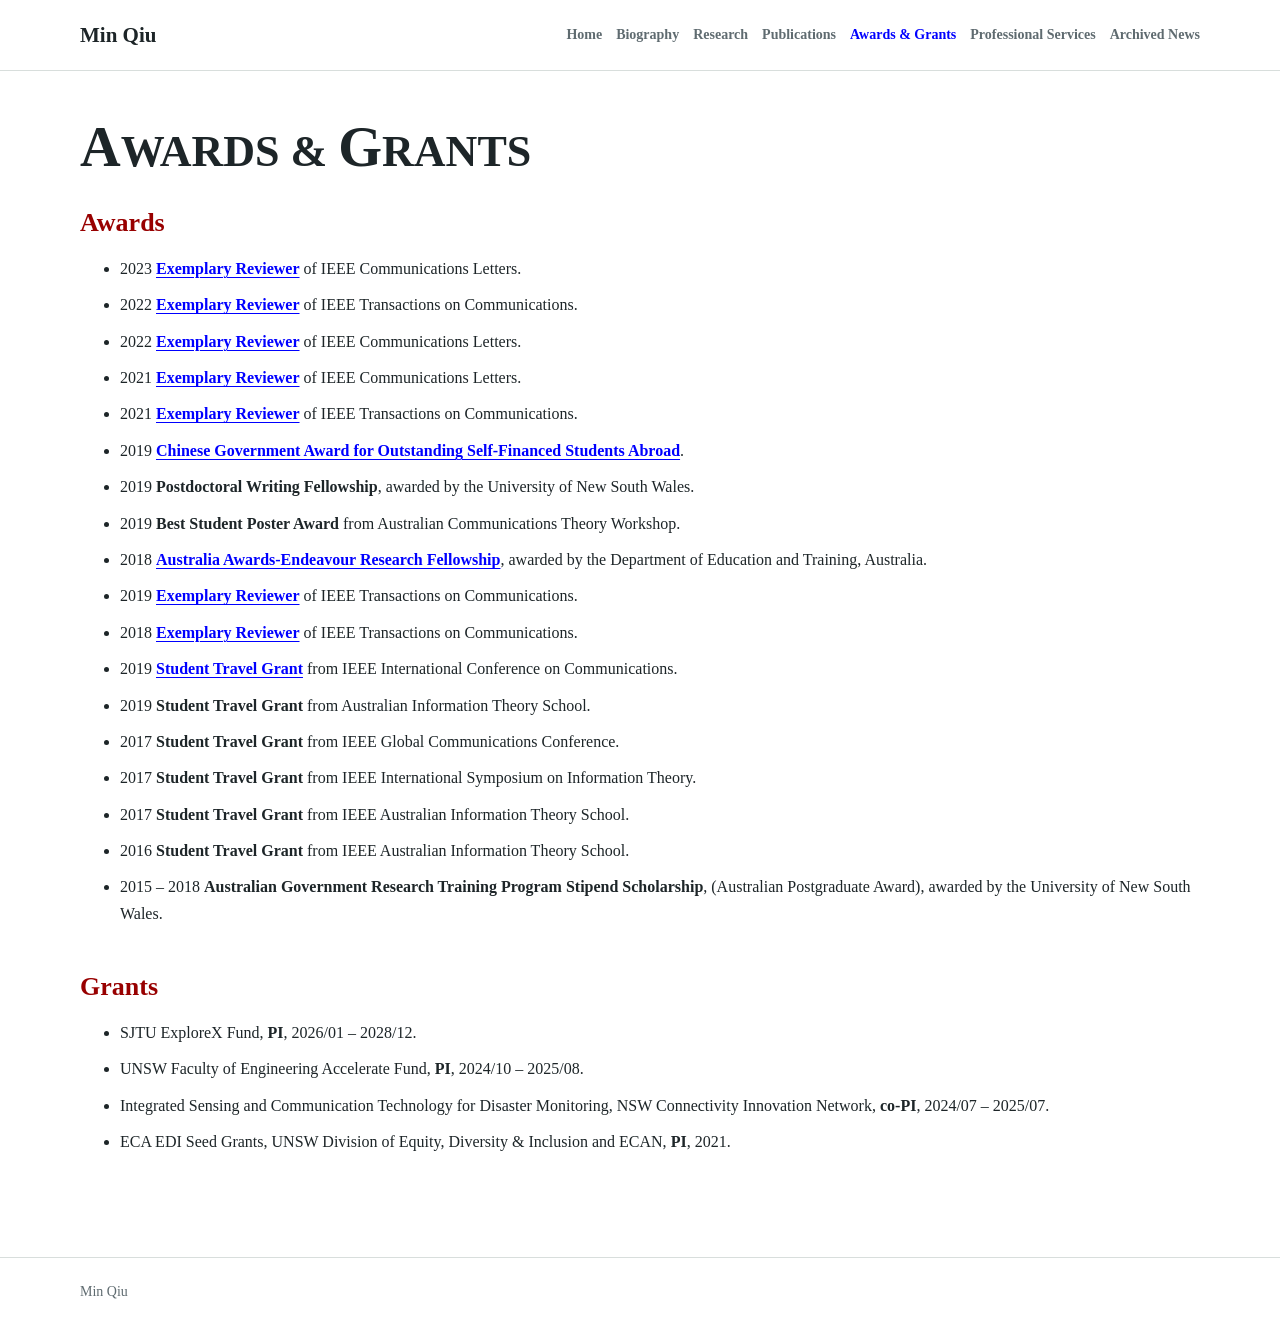
<file: awards-grants.html>
<!doctype html>
<html lang="en">
<head>
  <meta charset="utf-8">
  <meta name="viewport" content="width=device-width, initial-scale=1">
  <title>Awards & Grants | Min Qiu</title>
  <link rel="stylesheet" href="assets/css/style.css">
</head>
<body>
  <header class="site-header">
    <div class="wrap header-grid">
      <a class="brand" href="index.html">Min Qiu</a>
      <nav class="nav" aria-label="Main navigation">
        <a href="index.html">Home</a>
        <a href="biography.html">Biography</a>
        <a href="research.html">Research</a>
        <a href="publications.html">Publications</a>
        <a href="awards-grants.html" aria-current="page">Awards & Grants</a>
        <a href="professional-services.html">Professional Services</a>
        <a href="archived-news.html">Archived News</a>
      </nav>
    </div>
  </header>

  <main class="wrap content">
    <h1 class="wordmark-title"><span class="title-word"><span class="word-initial">A</span>wards</span> &amp; <span class="title-word"><span class="word-initial">G</span>rants</span></h1>

    <section>
      <h2>Awards</h2>
      <ul class="item-list">
        <li>2023 <a href="https://ieeexplore.ieee.org/stamp/stamp.jsp?tp=&arnumber=10042148" target="_blank" rel="noopener"><strong>Exemplary Reviewer</strong></a> of IEEE Communications Letters.</li>
        <li>2022 <a href="https://www.comsoc.org/publications/journals/ieee-tcom/exemplary-reviewers" target="_blank" rel="noopener"><strong>Exemplary Reviewer</strong></a> of IEEE Transactions on Communications.</li>
        <li>2022 <a href="https://ieeexplore.ieee.org/stamp/stamp.jsp?tp=&arnumber=10042148" target="_blank" rel="noopener"><strong>Exemplary Reviewer</strong></a> of IEEE Communications Letters.</li>
        <li>2021 <a href="https://ieeexplore.ieee.org/stamp/stamp.jsp?tp=&arnumber=9711672" target="_blank" rel="noopener"><strong>Exemplary Reviewer</strong></a> of IEEE Communications Letters.</li>
        <li>2021 <a href="https://www.comsoc.org/publications/journals/ieee-tcom/exemplary-reviewers" target="_blank" rel="noopener"><strong>Exemplary Reviewer</strong></a> of IEEE Transactions on Communications.</li>
        <li>2019 <a href="http://sydney.lxgz.org.cn/sydney/zflx/20200514083946142944/index.html" target="_blank" rel="noopener"><strong>Chinese Government Award for Outstanding Self-Financed Students Abroad</strong></a>.</li>
        <li>2019 <strong>Postdoctoral Writing Fellowship</strong>, awarded by the University of New South Wales.</li>
        <li>2019 <strong>Best Student Poster Award</strong> from Australian Communications Theory Workshop.</li>
        <li>2018 <a href="https://internationaleducation.gov.au/scholarships/Scholarships-and-Fellowships/2019/Documents/2007-2018%20Endeavour%20Scholarship%20and%20Fellowship%20recipients.pdf#page=103" target="_blank" rel="noopener"><strong>Australia Awards-Endeavour Research Fellowship</strong></a>, awarded by the Department of Education and Training, Australia.</li>
        <li>2019 <a href="https://www.comsoc.org/publications/journals/ieee-tcom/exemplary-reviewers" target="_blank" rel="noopener"><strong>Exemplary Reviewer</strong></a> of IEEE Transactions on Communications.</li>
        <li>2018 <a href="https://www.comsoc.org/publications/journals/ieee-tcom/exemplary-reviewers" target="_blank" rel="noopener"><strong>Exemplary Reviewer</strong></a> of IEEE Transactions on Communications.</li>
        <li>2019 <a href="https://icc2019.ieee-icc.org/program/student-travel-grants#stgwinners" target="_blank" rel="noopener"><strong>Student Travel Grant</strong></a> from IEEE International Conference on Communications.</li>
        <li>2019 <strong>Student Travel Grant</strong> from Australian Information Theory School.</li>
        <li>2017 <strong>Student Travel Grant</strong> from IEEE Global Communications Conference.</li>
        <li>2017 <strong>Student Travel Grant</strong> from IEEE International Symposium on Information Theory.</li>
        <li>2017 <strong>Student Travel Grant</strong> from IEEE Australian Information Theory School.</li>
        <li>2016 <strong>Student Travel Grant</strong> from IEEE Australian Information Theory School.</li>
        <li>2015 – 2018 <strong>Australian Government Research Training Program Stipend Scholarship</strong>, (Australian Postgraduate Award), awarded by the University of New South Wales.</li>
      </ul>
    </section>

    <section>
      <h2>Grants</h2>
      <ul class="item-list">
        <li>SJTU ExploreX Fund, <strong>PI</strong>, 2026/01 – 2028/12.</li>
        <li>UNSW Faculty of Engineering Accelerate Fund, <strong>PI</strong>, 2024/10 – 2025/08.</li>
        <li>Integrated Sensing and Communication Technology for Disaster Monitoring, NSW Connectivity Innovation Network, <strong>co-PI</strong>, 2024/07 – 2025/07.</li>
        <li>ECA EDI Seed Grants, UNSW Division of Equity, Diversity & Inclusion and ECAN, <strong>PI</strong>, 2021.</li>
      </ul>
    </section>
  </main>

  <footer class="site-footer">
    <div class="wrap"><p>Min Qiu</p></div>
  </footer>
</body>
</html>
</file>
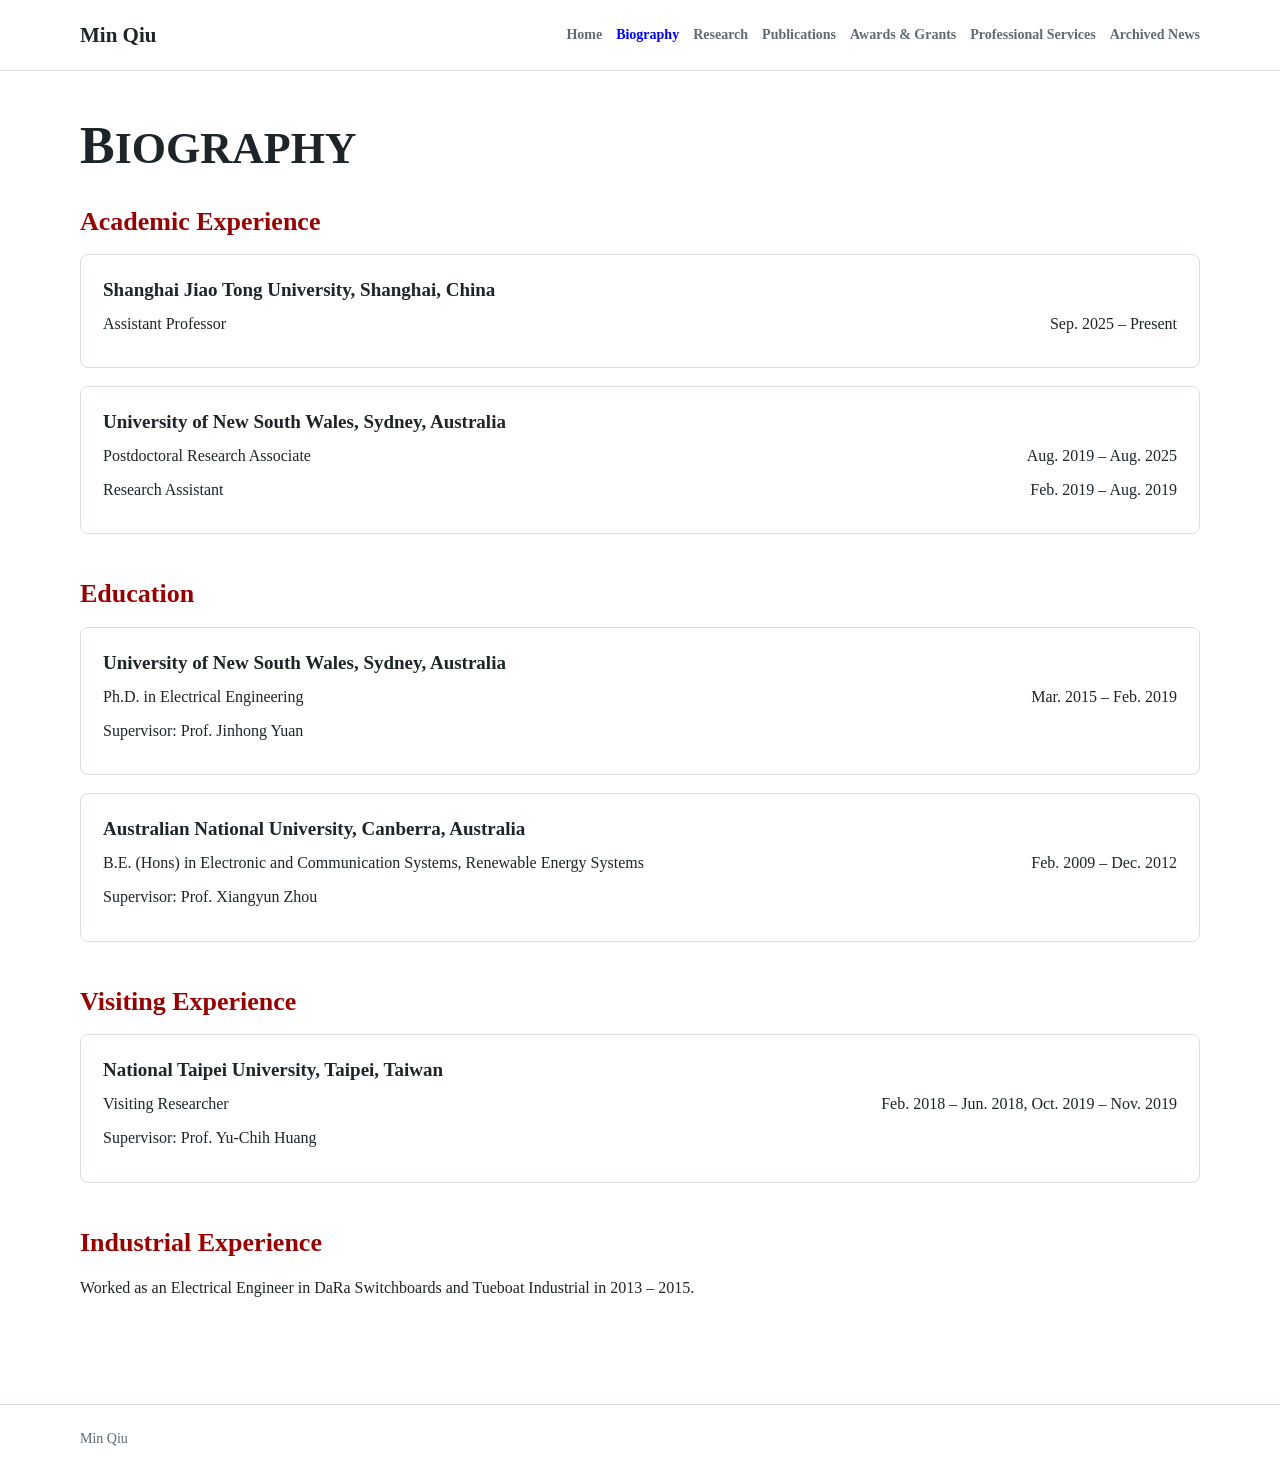
<file: biography.html>
<!doctype html>
<html lang="en">
<head>
  <meta charset="utf-8">
  <meta name="viewport" content="width=device-width, initial-scale=1">
  <title>Biography | Min Qiu</title>
  <link rel="stylesheet" href="assets/css/style.css">
</head>
<body>
  <header class="site-header">
    <div class="wrap header-grid">
      <a class="brand" href="index.html">Min Qiu</a>
      <nav class="nav" aria-label="Main navigation">
        <a href="index.html">Home</a>
        <a href="biography.html" aria-current="page">Biography</a>
        <a href="research.html">Research</a>
        <a href="publications.html">Publications</a>
        <a href="awards-grants.html">Awards & Grants</a>
        <a href="professional-services.html">Professional Services</a>
        <a href="archived-news.html">Archived News</a>
      </nav>
    </div>
  </header>

  <main class="wrap content biography-content">
    <h1>Biography</h1>

    <section>
      <h2>Academic Experience</h2>
      <div class="timeline">
        <article>
          <h3>Shanghai Jiao Tong University, Shanghai, China</h3>
          <p>Assistant Professor <span class="date">Sep. 2025 – Present</span></p>
        </article>
        <article>
          <h3>University of New South Wales, Sydney, Australia</h3>
          <p>Postdoctoral Research Associate <span class="date">Aug. 2019 – Aug. 2025</span></p>
          <p>Research Assistant <span class="date">Feb. 2019 – Aug. 2019</span></p>
        </article>
      </div>
    </section>

    <section>
      <h2>Education</h2>
      <div class="timeline">
        <article>
          <h3>University of New South Wales, Sydney, Australia</h3>
          <p>Ph.D. in Electrical Engineering <span class="date">Mar. 2015 – Feb. 2019</span></p>
          <p>Supervisor: Prof. Jinhong Yuan</p>
        </article>
        <article>
          <h3>Australian National University, Canberra, Australia</h3>
          <p>B.E. (Hons) in Electronic and Communication Systems, Renewable Energy Systems <span class="date">Feb. 2009 – Dec. 2012</span></p>
          <p>Supervisor: Prof. Xiangyun Zhou</p>
        </article>
      </div>
    </section>

    <section>
      <h2>Visiting Experience</h2>
      <article class="plain-block">
        <h3>National Taipei University, Taipei, Taiwan</h3>
        <p>Visiting Researcher <span class="date">Feb. 2018 – Jun. 2018, Oct. 2019 – Nov. 2019</span></p>
        <p>Supervisor: Prof. Yu-Chih Huang</p>
      </article>
    </section>

    <section>
      <h2>Industrial Experience</h2>
      <p>Worked as an Electrical Engineer in DaRa Switchboards and Tueboat Industrial in 2013 – 2015.</p>
    </section>
  </main>

  <footer class="site-footer">
    <div class="wrap"><p>Min Qiu</p></div>
  </footer>
</body>
</html>
</file>
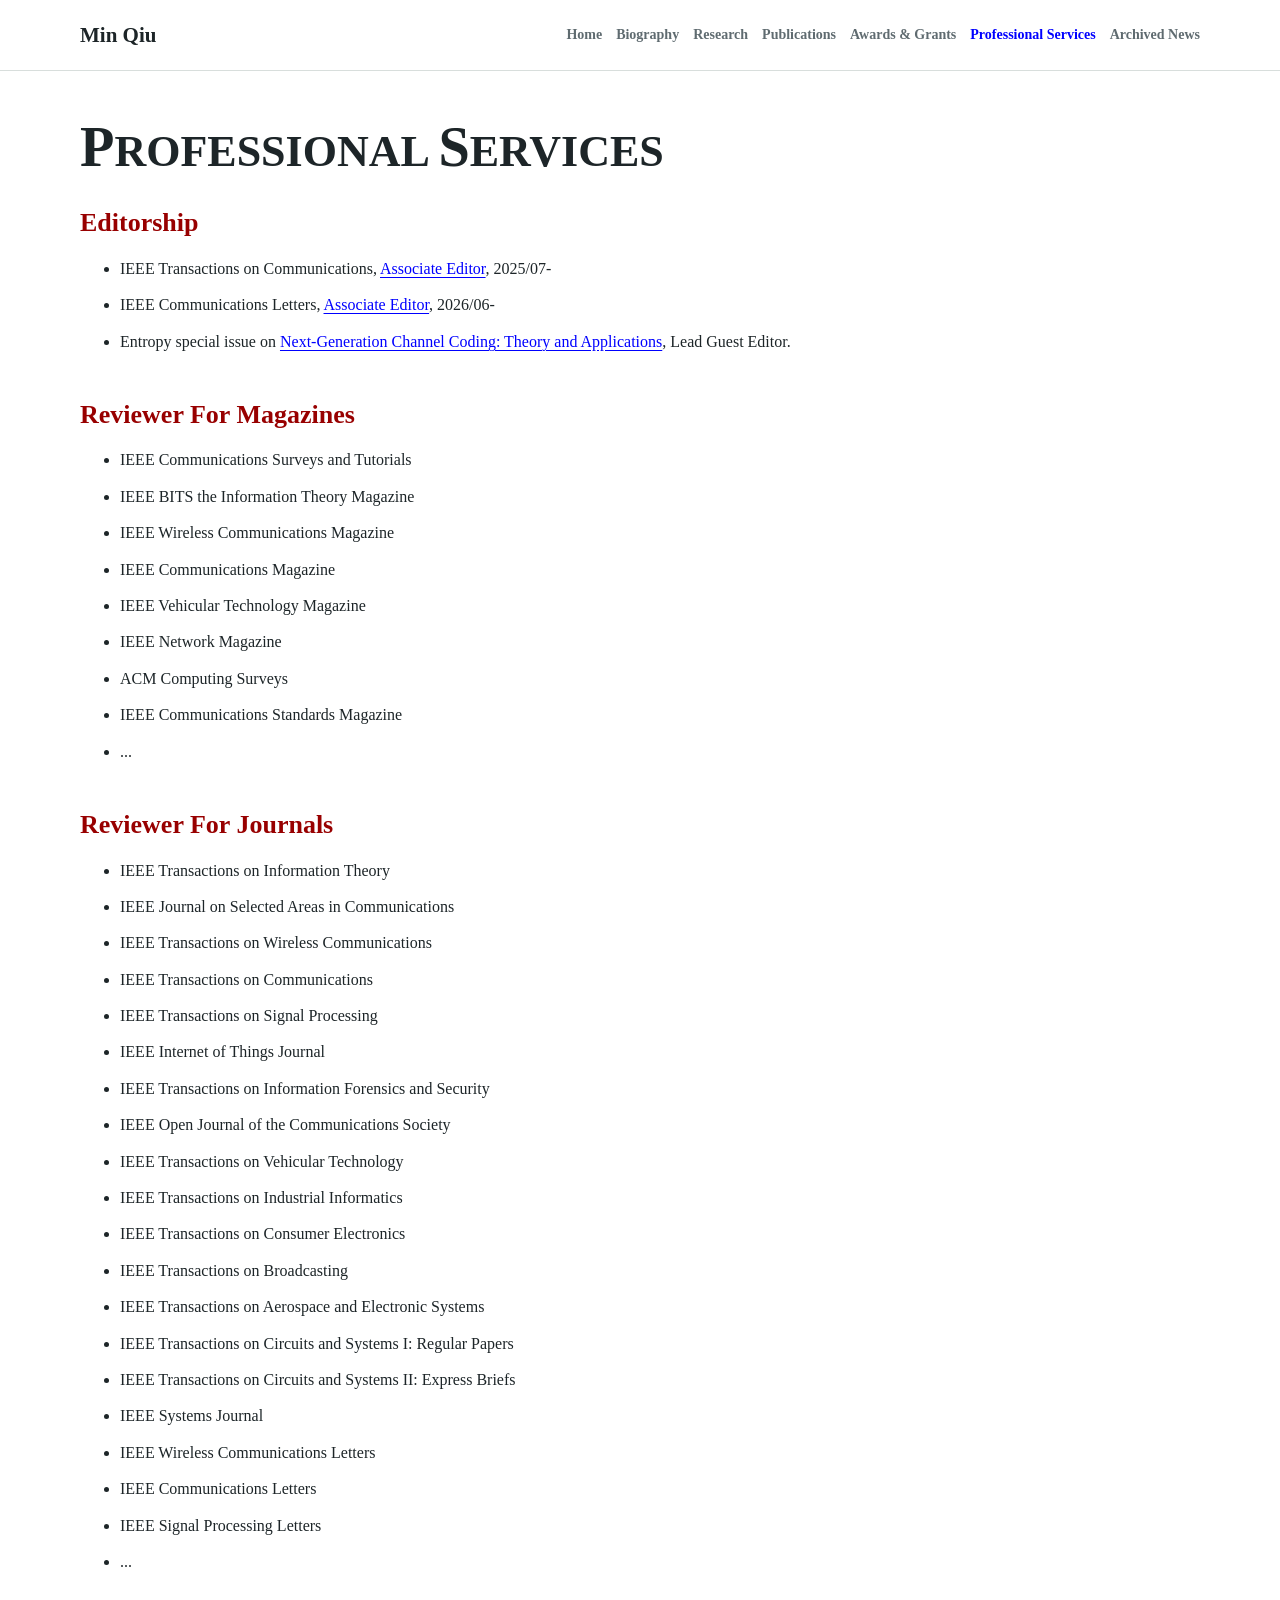
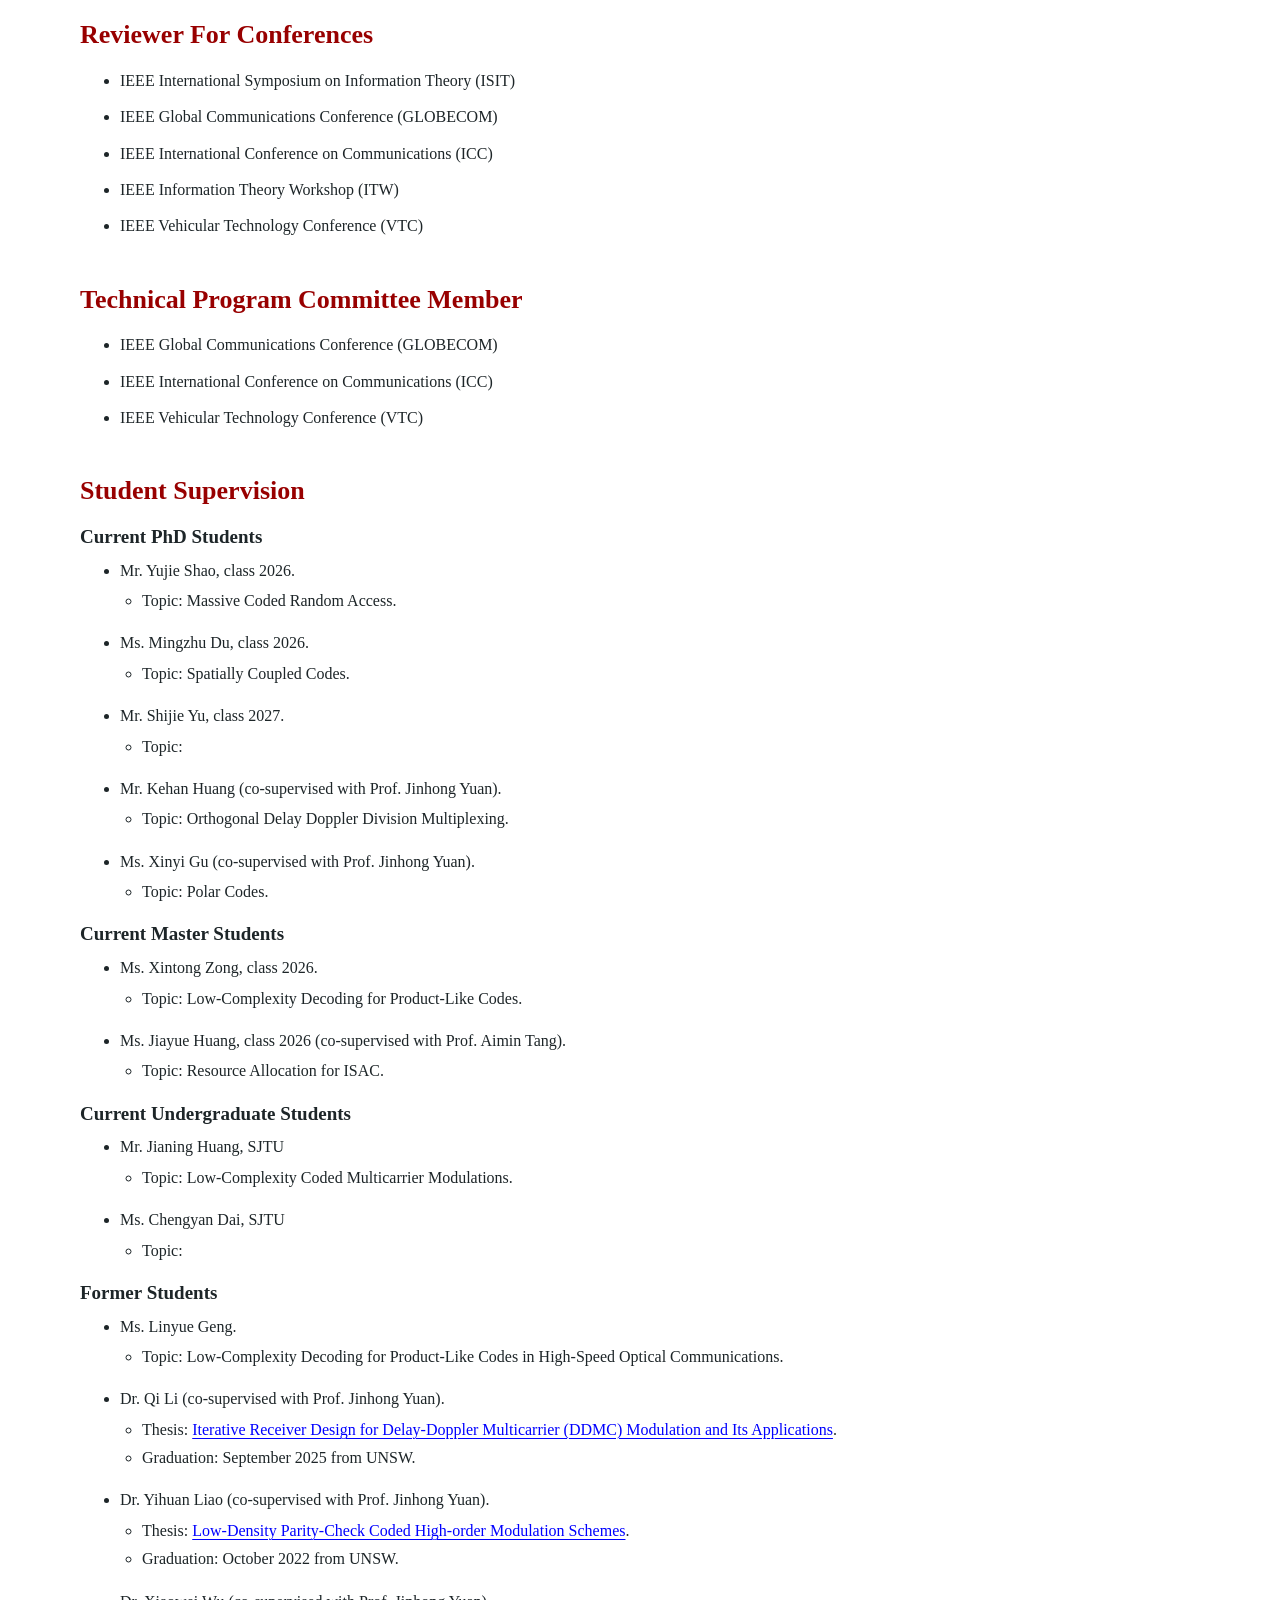
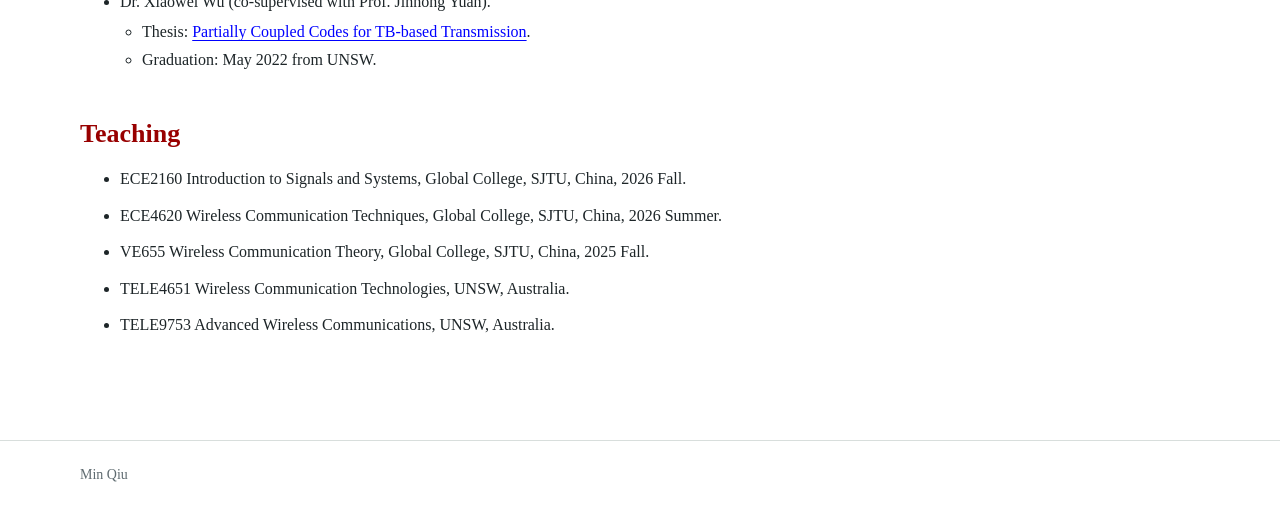
<file: professional-services.html>
<!doctype html>
<html lang="en">
<head>
  <meta charset="utf-8">
  <meta name="viewport" content="width=device-width, initial-scale=1">
  <title>Professional Services | Min Qiu</title>
  <link rel="stylesheet" href="assets/css/style.css">
</head>
<body>
  <header class="site-header">
    <div class="wrap header-grid">
      <a class="brand" href="index.html">Min Qiu</a>
      <nav class="nav" aria-label="Main navigation">
        <a href="index.html">Home</a>
        <a href="biography.html">Biography</a>
        <a href="research.html">Research</a>
        <a href="publications.html">Publications</a>
        <a href="awards-grants.html">Awards & Grants</a>
        <a href="professional-services.html" aria-current="page">Professional Services</a>
        <a href="archived-news.html">Archived News</a>
      </nav>
    </div>
  </header>

  <main class="wrap content professional-services-content">
    <h1 class="wordmark-title"><span class="title-word"><span class="word-initial">P</span>rofessional</span> <span class="title-word"><span class="word-initial">S</span>ervices</span></h1>

    <section>
      <h2>Editorship</h2>
      <ul class="item-list">
        <li>IEEE Transactions on Communications, <a href="https://www.comsoc.org/publications/journals/ieee-tcom/ieee-transactions-communications-editorial-board" target="_blank" rel="noopener">Associate Editor</a>, 2025/07-</li>
        <li>IEEE Communications Letters, <a href="https://www.comsoc.org/publications/journals/ieee-comml/ieee-communications-letters-editorial-board" target="_blank" rel="noopener">Associate Editor</a>, 2026/06-</li>
        <li>Entropy special issue on <a href="https://www.mdpi.com/journal/entropy/special_issues/SM56H26SAI" target="_blank" rel="noopener">Next-Generation Channel Coding: Theory and Applications</a>, Lead Guest Editor.</li>
      </ul>
    </section>

    <section>
      <h2>Reviewer For Magazines</h2>
      <ul class="item-list">
        <li>IEEE Communications Surveys and Tutorials</li>
        <li>IEEE BITS the Information Theory Magazine</li>
        <li>IEEE Wireless Communications Magazine</li>
        <li>IEEE Communications Magazine</li>
        <li>IEEE Vehicular Technology Magazine</li>
        <li>IEEE Network Magazine</li>
        <li>ACM Computing Surveys</li>
        <li>IEEE Communications Standards Magazine</li>
        <li>...</li>
      </ul>
    </section>

    <section>
      <h2>Reviewer For Journals</h2>
      <ul class="item-list">
        <li>IEEE Transactions on Information Theory</li>
        <li>IEEE Journal on Selected Areas in Communications</li>
        <li>IEEE Transactions on Wireless Communications</li>
        <li>IEEE Transactions on Communications</li>
        <li>IEEE Transactions on Signal Processing</li>
        <li>IEEE Internet of Things Journal</li>
        <li>IEEE Transactions on Information Forensics and Security</li>
        <li>IEEE Open Journal of the Communications Society</li>
        <li>IEEE Transactions on Vehicular Technology</li>
        <li>IEEE Transactions on Industrial Informatics</li>
        <li>IEEE Transactions on Consumer Electronics</li>
        <li>IEEE Transactions on Broadcasting</li>
        <li>IEEE Transactions on Aerospace and Electronic Systems</li>
        <li>IEEE Transactions on Circuits and Systems I: Regular Papers</li>
        <li>IEEE Transactions on Circuits and Systems II: Express Briefs</li>
        <li>IEEE Systems Journal</li>
        <li>IEEE Wireless Communications Letters</li>
        <li>IEEE Communications Letters</li>
        <li>IEEE Signal Processing Letters</li>
        <li>...</li>
      </ul>
    </section>

    <section>
      <h2>Reviewer For Conferences</h2>
      <ul class="item-list">
        <li>IEEE International Symposium on Information Theory (ISIT)</li>
        <li>IEEE Global Communications Conference (GLOBECOM)</li>
        <li>IEEE International Conference on Communications (ICC)</li>
        <li>IEEE Information Theory Workshop (ITW)</li>
        <li>IEEE Vehicular Technology Conference (VTC)</li>
      </ul>
    </section>

    <section>
      <h2>Technical Program Committee Member</h2>
      <ul class="item-list">
        <li>IEEE Global Communications Conference (GLOBECOM)</li>
        <li>IEEE International Conference on Communications (ICC)</li>
        <li>IEEE Vehicular Technology Conference (VTC)</li>
      </ul>
    </section>

    <section id="student-supervision">
      <h2>Student Supervision</h2>
      <h3>Current PhD Students</h3>
      <ul class="item-list supervision-list">
        <li>
          Mr. Yujie Shao, class 2026.
          <ul>
            <li>Topic: Massive Coded Random Access.</li>
          </ul>
        </li>
        <li>
          Ms. Mingzhu Du, class 2026.
          <ul>
            <li>Topic: Spatially Coupled Codes.</li>
          </ul>
        </li>
          <li>
          Mr. Shijie Yu, class 2027.
          <ul>
            <li>Topic: </li>
          </ul>
        </li>
        <li>
          Mr. Kehan Huang (co-supervised with Prof. Jinhong Yuan).
          <ul>
            <li>Topic: Orthogonal Delay Doppler Division Multiplexing.</li>
          </ul>
        </li>
        <li>
          Ms. Xinyi Gu (co-supervised with Prof. Jinhong Yuan).
          <ul>
            <li>Topic: Polar Codes.</li>
          </ul>
        </li>
      </ul>

      <h3>Current Master Students</h3>
      <ul class="item-list supervision-list">
        <li>
          Ms. Xintong Zong, class 2026.
          <ul>
            <li>Topic: Low-Complexity Decoding for Product-Like Codes.</li>
          </ul>
        </li>
              <li>
          Ms. Jiayue Huang, class 2026 (co-supervised with Prof. Aimin Tang).
          <ul>
            <li>Topic: Resource Allocation for ISAC.</li>
          </ul>
        </li>
      </ul>

      <h3>Current Undergraduate Students</h3>
      <ul class="item-list supervision-list">
        <li>
          Mr. Jianing Huang, SJTU
          <ul>
            <li>Topic: Low-Complexity Coded Multicarrier Modulations.</li>
          </ul>
        </li>
        <li>
          Ms. Chengyan Dai, SJTU
          <ul>
            <li>Topic: </li>
          </ul>
        </li>
      </ul>

      <h3>Former Students</h3>
      <ul class="item-list supervision-list">
        <li>
          Ms. Linyue Geng.
          <ul>
            <li>Topic: Low-Complexity Decoding for Product-Like Codes in High-Speed Optical Communications.</li>
          </ul>
        </li>
        <li>
          Dr. Qi Li (co-supervised with Prof. Jinhong Yuan).
          <ul>
            <li>Thesis: <a href="https://doi.org/10.26190/unsworks/31611" target="_blank" rel="noopener">Iterative Receiver Design for Delay-Doppler Multicarrier (DDMC) Modulation and Its Applications</a>.</li>
            <li>Graduation: September 2025 from UNSW.</li>
          </ul>
        </li>
        <li>
          Dr. Yihuan Liao (co-supervised with Prof. Jinhong Yuan).
          <ul>
            <li>Thesis: <a href="https://unsworks.unsw.edu.au/server/api/core/bitstreams/6305d4c6-65ce-4fb8-9cf4-acb46b009026/content" target="_blank" rel="noopener">Low-Density Parity-Check Coded High-order Modulation Schemes</a>.</li>
            <li>Graduation: October 2022 from UNSW.</li>
          </ul>
        </li>
        <li>
          Dr. Xiaowei Wu (co-supervised with Prof. Jinhong Yuan).
          <ul>
            <li>Thesis: <a href="https://doi.org/10.26190/unsworks/24030" target="_blank" rel="noopener">Partially Coupled Codes for TB-based Transmission</a>.</li>
            <li>Graduation: May 2022 from UNSW.</li>
          </ul>
        </li>
      </ul>
    </section>

    <section>
      <h2>Teaching</h2>
      <ul class="item-list">
        <li>ECE2160 Introduction to Signals and Systems, Global College, SJTU, China, 2026 Fall.</li>
        <li>ECE4620 Wireless Communication Techniques, Global College, SJTU, China, 2026 Summer.</li>
        <li>VE655 Wireless Communication Theory, Global College, SJTU, China, 2025 Fall.</li>
        <li>TELE4651 Wireless Communication Technologies, UNSW, Australia.</li>
        <li>TELE9753 Advanced Wireless Communications, UNSW, Australia.</li>
      </ul>
    </section>
  </main>

  <footer class="site-footer">
    <div class="wrap"><p>Min Qiu</p></div>
  </footer>
</body>
</html>
</file>
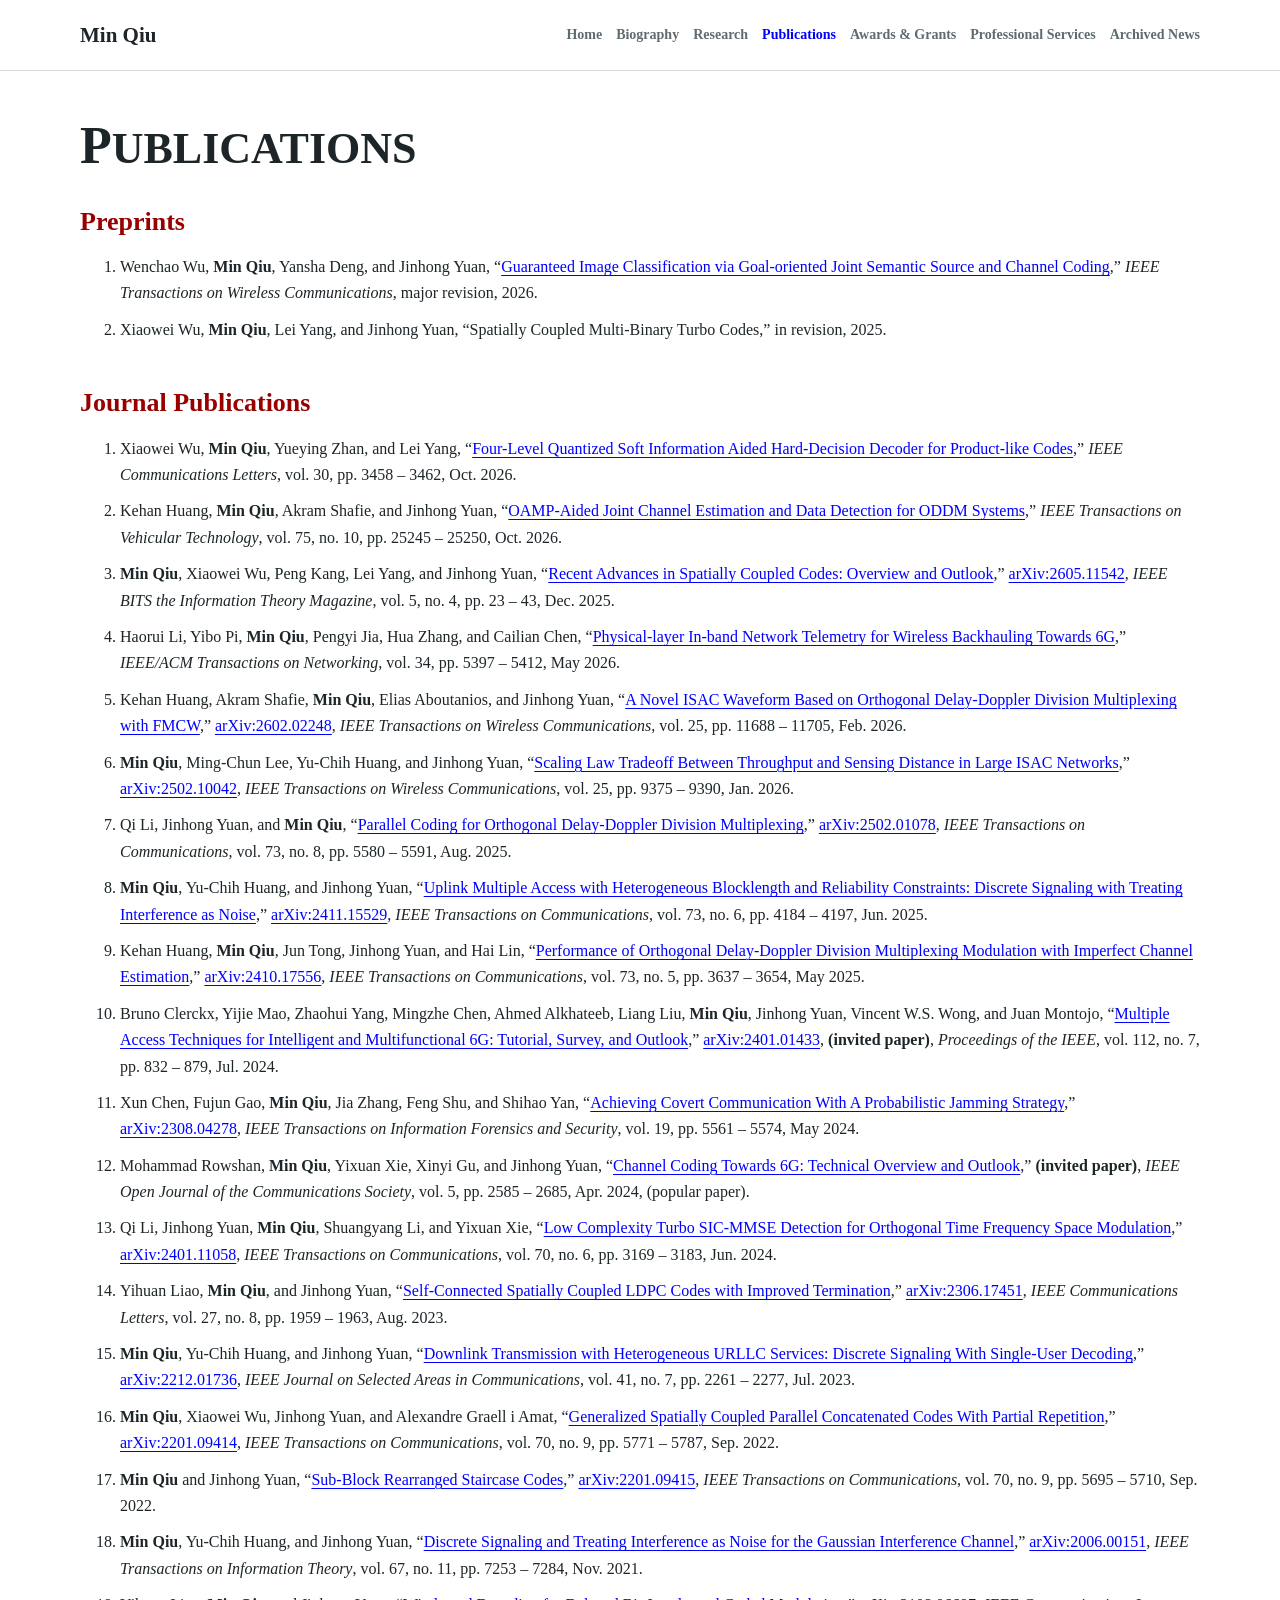
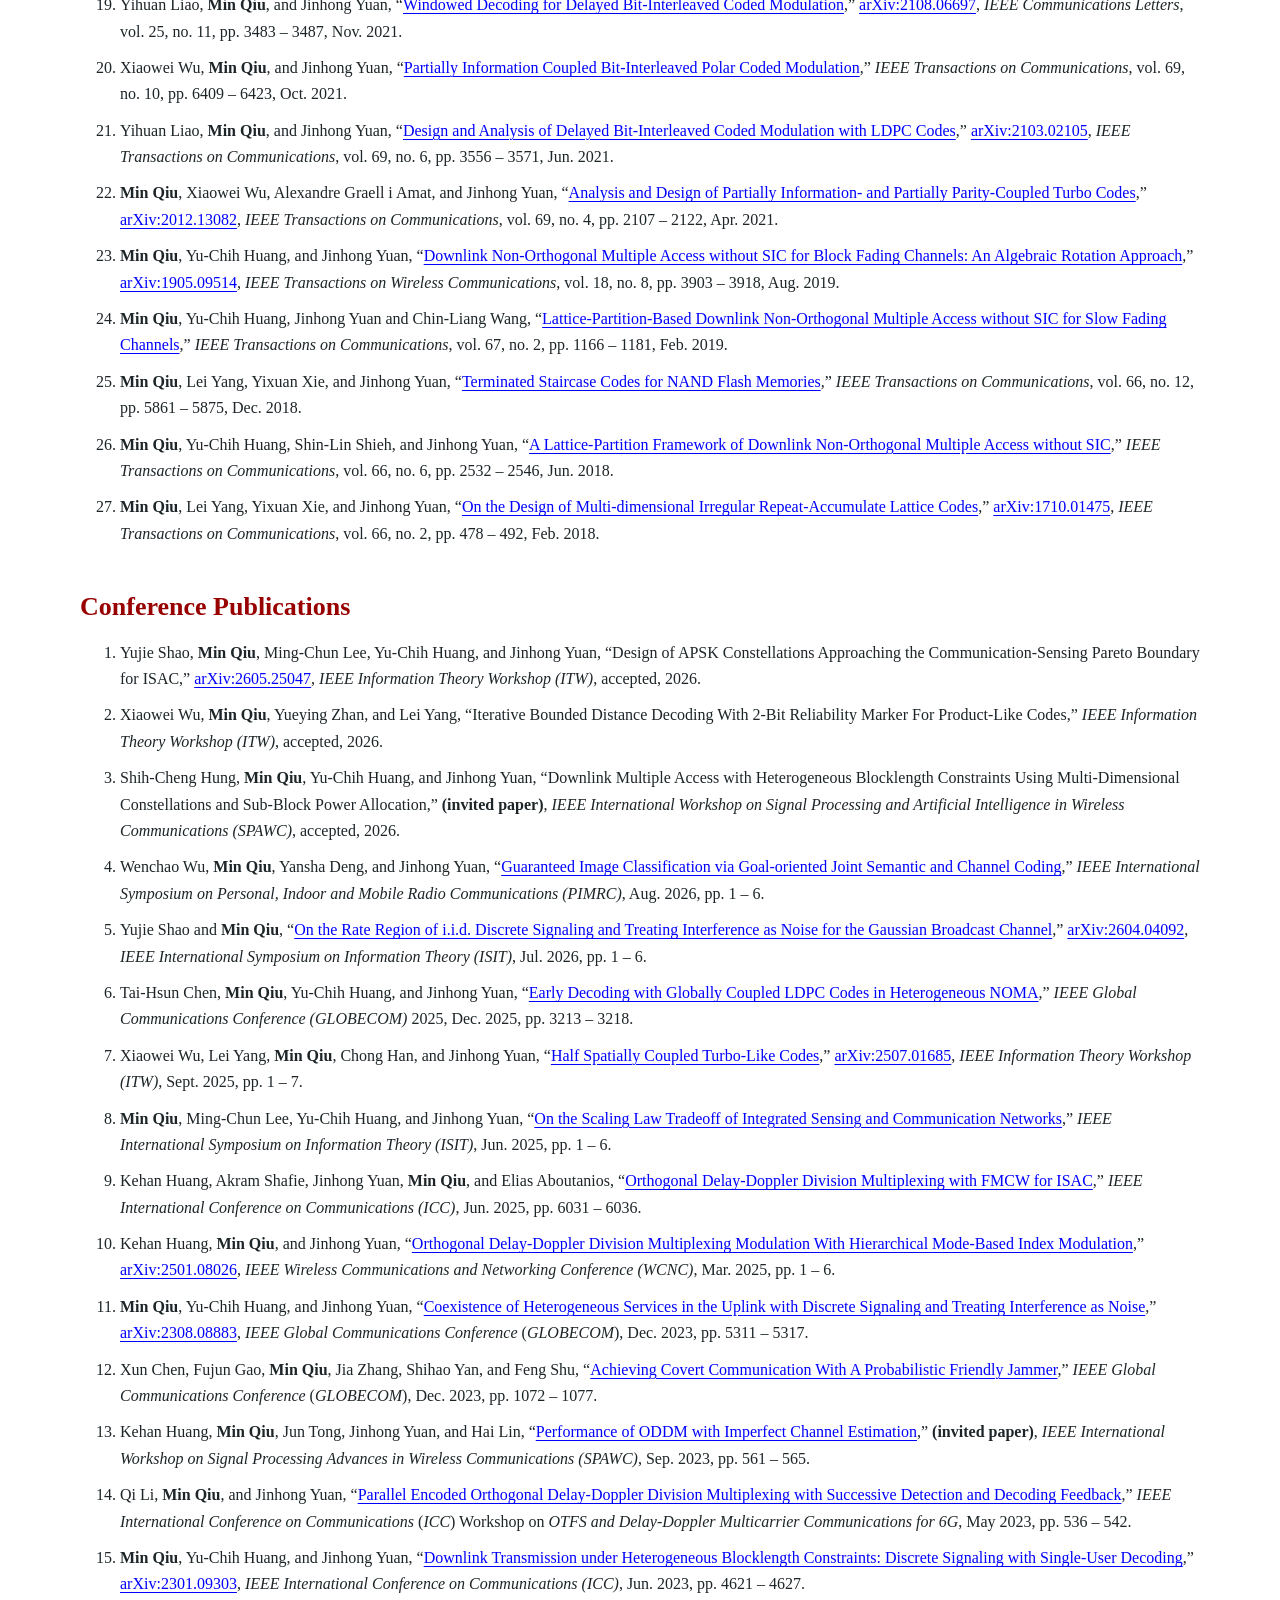
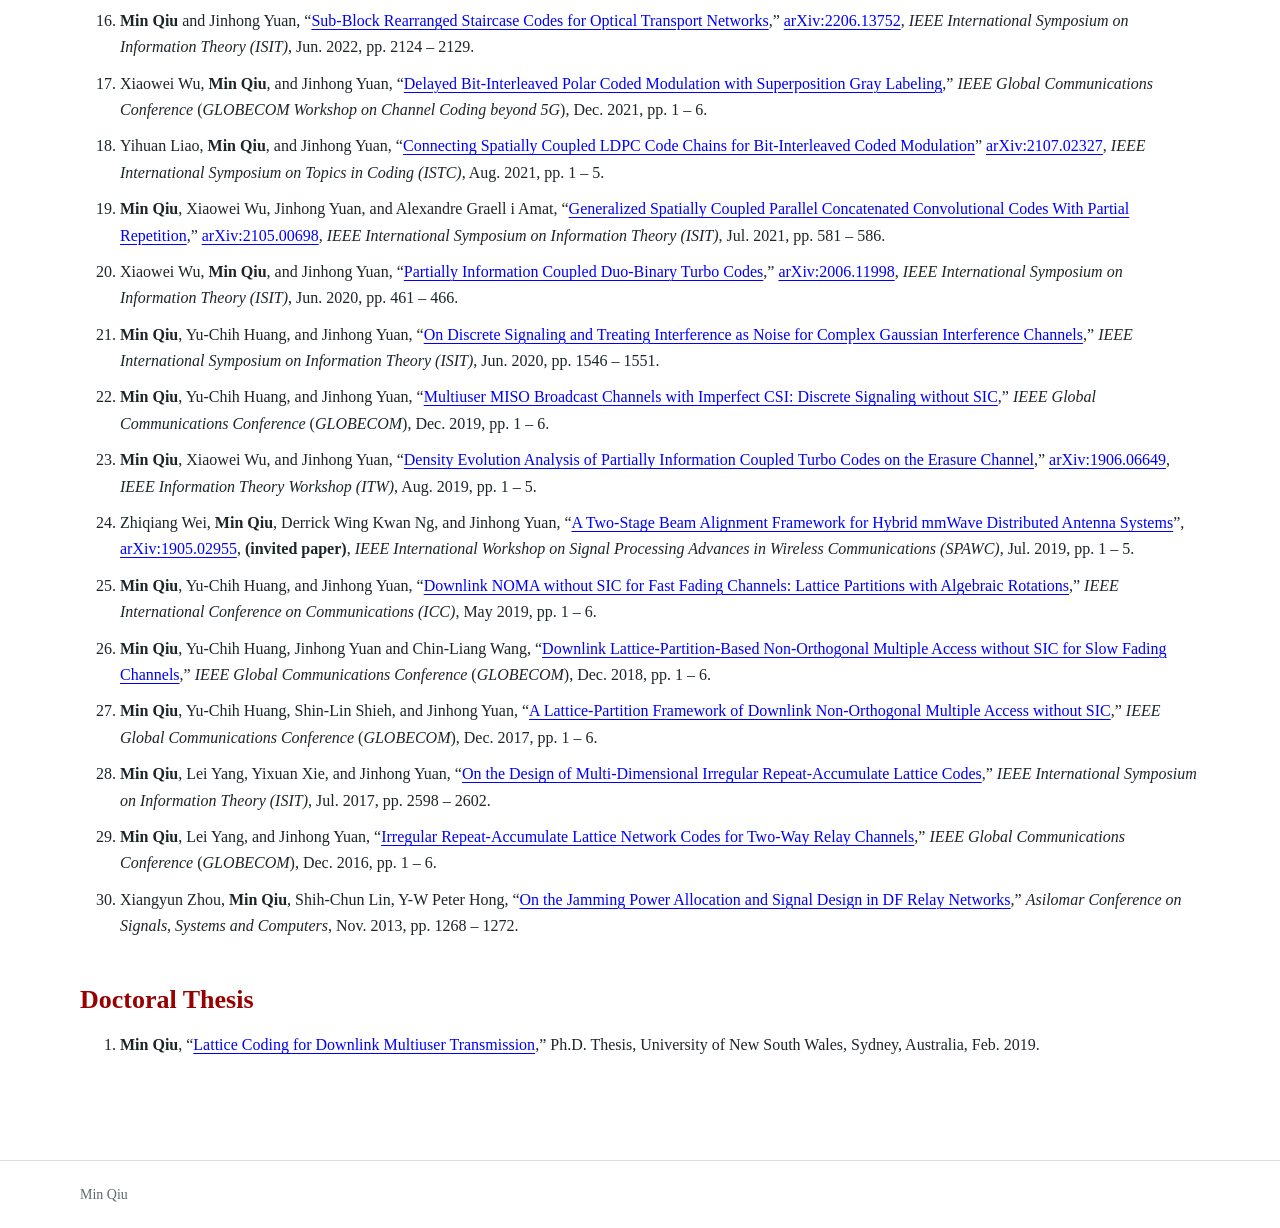
<file: publications.html>
<!doctype html>
<html lang="en">
<head>
  <meta charset="utf-8">
  <meta name="viewport" content="width=device-width, initial-scale=1">
  <title>Publications | Min Qiu</title>
  <link rel="stylesheet" href="assets/css/style.css">
</head>
<body>
  <header class="site-header">
    <div class="wrap header-grid">
      <a class="brand" href="index.html">Min Qiu</a>
      <nav class="nav" aria-label="Main navigation">
        <a href="index.html">Home</a>
        <a href="biography.html">Biography</a>
        <a href="research.html">Research</a>
        <a href="publications.html" aria-current="page">Publications</a>
        <a href="awards-grants.html">Awards & Grants</a>
        <a href="professional-services.html">Professional Services</a>
        <a href="archived-news.html">Archived News</a>
      </nav>
    </div>
  </header>

  <main class="wrap content">
    <h1>Publications</h1>

    <section>
      <h2>Preprints</h2>
      <ol class="pub-list">
        <li>Wenchao Wu, <strong>Min Qiu</strong>, Yansha Deng, and Jinhong Yuan, “<a href="https://arxiv.org/abs/2603.01872" target="_blank" rel="noopener">Guaranteed Image Classification via Goal-oriented Joint Semantic Source and Channel Coding</a>,” <em>IEEE Transactions on Wireless Communications</em>, major revision, 2026.</li>
        <li>Xiaowei Wu, <strong>Min Qiu</strong>, Lei Yang, and Jinhong Yuan, “Spatially Coupled Multi-Binary Turbo Codes,” in revision, 2025.</li>
      </ol>
    </section>

    <section>
      <h2>Journal Publications</h2>
      <ol class="pub-list">
        <li>Xiaowei Wu, <strong>Min Qiu</strong>, Yueying Zhan, and Lei Yang, “<a href="https://ieeexplore.ieee.org/document/11731863" target="_blank" rel="noopener">Four-Level Quantized Soft Information Aided Hard-Decision Decoder for Product-like Codes</a>,” <em>IEEE Communications Letters</em>, vol. 30, pp. 3458 – 3462, Oct. 2026.</li>
        <li>Kehan Huang, <strong>Min Qiu</strong>, Akram Shafie, and Jinhong Yuan, “<a href="https://ieeexplore.ieee.org/document/11543192" target="_blank" rel="noopener">OAMP-Aided Joint Channel Estimation and Data Detection for ODDM Systems</a>,” <em>IEEE Transactions on Vehicular Technology</em>, vol. 75, no. 10, pp. 25245 – 25250, Oct. 2026.</li>
        <li><strong>Min Qiu</strong>, Xiaowei Wu, Peng Kang, Lei Yang, and Jinhong Yuan, “<a href="https://ieeexplore.ieee.org/document/11520464" target="_blank" rel="noopener">Recent Advances in Spatially Coupled Codes: Overview and Outlook</a>,” <a href="https://arxiv.org/abs/2605.11542" target="_blank" rel="noopener">arXiv:2605.11542</a>, <em>IEEE BITS the Information Theory Magazine</em>, vol. 5, no. 4, pp. 23 – 43, Dec. 2025.</li>
        <li>Haorui Li, Yibo Pi, <strong>Min Qiu</strong>, Pengyi Jia, Hua Zhang, and Cailian Chen, “<a href="https://ieeexplore.ieee.org/document/11535570" target="_blank" rel="noopener">Physical-layer In-band Network Telemetry for Wireless Backhauling Towards 6G</a>,” <em>IEEE/ACM Transactions on Networking</em>, vol. 34, pp. 5397 – 5412, May 2026.</li>
        <li>Kehan Huang, Akram Shafie, <strong>Min Qiu</strong>, Elias Aboutanios, and Jinhong Yuan, “<a href="https://ieeexplore.ieee.org/document/11393671/" target="_blank" rel="noopener">A Novel ISAC Waveform Based on Orthogonal Delay-Doppler Division Multiplexing with FMCW</a>,” <a href="https://arxiv.org/abs/2602.02248" target="_blank" rel="noopener">arXiv:2602.02248</a>, <em>IEEE Transactions on Wireless Communications</em>, vol. 25, pp. 11688 – 11705, Feb. 2026.</li>
        <li><strong>Min Qiu</strong>, Ming-Chun Lee, Yu-Chih Huang, and Jinhong Yuan, “<a href="https://ieeexplore.ieee.org/document/11311423/" target="_blank" rel="noopener">Scaling Law Tradeoff Between Throughput and Sensing Distance in Large ISAC Networks</a>,” <a href="https://arxiv.org/abs/2502.10042" target="_blank" rel="noopener">arXiv:2502.10042</a>, <em>IEEE Transactions on Wireless Communications</em>, vol. 25, pp. 9375 – 9390, Jan. 2026.</li>
        <li>Qi Li, Jinhong Yuan, and <strong>Min Qiu</strong>, “<a href="https://ieeexplore.ieee.org/document/10872973" target="_blank" rel="noopener">Parallel Coding for Orthogonal Delay-Doppler Division Multiplexing</a>,” <a href="https://arxiv.org/abs/2502.01078" target="_blank" rel="noopener">arXiv:2502.01078</a>, <em>IEEE Transactions on Communications</em>, vol. 73, no. 8, pp. 5580 – 5591, Aug. 2025.</li>
        <li><strong>Min Qiu</strong>, Yu-Chih Huang, and Jinhong Yuan, “<a href="https://ieeexplore.ieee.org/document/10770245" target="_blank" rel="noopener">Uplink Multiple Access with Heterogeneous Blocklength and Reliability Constraints: Discrete Signaling with Treating Interference as Noise</a>,” <a href="https://arxiv.org/abs/2411.15529" target="_blank" rel="noopener">arXiv:2411.15529</a>, <em>IEEE Transactions on Communications</em>, vol. 73, no. 6, pp. 4184 – 4197, Jun. 2025.</li>
        <li>Kehan Huang, <strong>Min Qiu</strong>, Jun Tong, Jinhong Yuan, and Hai Lin, “<a href="https://ieeexplore.ieee.org/document/10737412/" target="_blank" rel="noopener">Performance of Orthogonal Delay-Doppler Division Multiplexing Modulation with Imperfect Channel Estimation</a>,” <a href="https://arxiv.org/abs/2410.17556" target="_blank" rel="noopener">arXiv:2410.17556</a>, <em>IEEE Transactions on Communications</em>, vol. 73, no. 5, pp. 3637 – 3654, May 2025.</li>
        <li>Bruno Clerckx, Yijie Mao, Zhaohui Yang, Mingzhe Chen, Ahmed Alkhateeb, Liang Liu, <strong>Min Qiu</strong>, Jinhong Yuan, Vincent W.S. Wong, and Juan Montojo, “<a href="https://ieeexplore.ieee.org/document/10562043/" target="_blank" rel="noopener">Multiple Access Techniques for Intelligent and Multifunctional 6G: Tutorial, Survey, and Outlook</a>,” <a href="https://arxiv.org/abs/2401.01433" target="_blank" rel="noopener">arXiv:2401.01433</a>, <strong>(invited paper)</strong>, <em>Proceedings of the IEEE</em>, vol. 112, no. 7, pp. 832 – 879, Jul. 2024.</li>
        <li>Xun Chen, Fujun Gao, <strong>Min Qiu</strong>, Jia Zhang, Feng Shu, and Shihao Yan, “<a href="https://ieeexplore.ieee.org/document/10534096" target="_blank" rel="noopener">Achieving Covert Communication With A Probabilistic Jamming Strategy</a>,” <a href="https://arxiv.org/abs/2308.04278" target="_blank" rel="noopener">arXiv:2308.04278</a>, <em>IEEE Transactions on Information Forensics and Security</em>, vol. 19, pp. 5561 – 5574, May 2024.</li>
        <li>Mohammad Rowshan, <strong>Min Qiu</strong>, Yixuan Xie, Xinyi Gu, and Jinhong Yuan, “<a href="https://ieeexplore.ieee.org/document/10502324" target="_blank" rel="noopener">Channel Coding Towards 6G: Technical Overview and Outlook</a>,” <strong>(invited paper)</strong>, <em>IEEE Open Journal of the Communications Society</em>, vol. 5, pp. 2585 – 2685, Apr. 2024, <span class="popular-paper">(popular paper)</span>.</li>
        <li>Qi Li, Jinhong Yuan, <strong>Min Qiu</strong>, Shuangyang Li, and Yixuan Xie, “<a href="https://ieeexplore.ieee.org/document/10411929" target="_blank" rel="noopener">Low Complexity Turbo SIC-MMSE Detection for Orthogonal Time Frequency Space Modulation</a>,” <a href="https://arxiv.org/abs/2401.11058" target="_blank" rel="noopener">arXiv:2401.11058</a>, <em>IEEE Transactions on Communications</em>, vol. 70, no. 6, pp. 3169 – 3183, Jun. 2024.</li>
        <li>Yihuan Liao, <strong>Min Qiu</strong>, and Jinhong Yuan, “<a href="https://ieeexplore.ieee.org/document/10172070" target="_blank" rel="noopener">Self-Connected Spatially Coupled LDPC Codes with Improved Termination</a>,” <a href="https://arxiv.org/abs/2306.17451" target="_blank" rel="noopener">arXiv:2306.17451</a>, <em>IEEE Communications Letters</em>, vol. 27, no. 8, pp. 1959 – 1963, Aug. 2023.</li>
        <li><strong>Min Qiu</strong>, Yu-Chih Huang, and Jinhong Yuan, “<a href="https://ieeexplore.ieee.org/document/10138394" target="_blank" rel="noopener">Downlink Transmission with Heterogeneous URLLC Services: Discrete Signaling With Single-User Decoding</a>,” <a href="https://arxiv.org/abs/2212.01736" target="_blank" rel="noopener">arXiv:2212.01736</a>, <em>IEEE Journal on Selected Areas in Communications</em>, vol. 41, no. 7, pp. 2261 – 2277, Jul. 2023.</li>
        <li><strong>Min Qiu</strong>, Xiaowei Wu, Jinhong Yuan, and Alexandre Graell i Amat, “<a href="https://ieeexplore.ieee.org/document/9851473" target="_blank" rel="noopener">Generalized Spatially Coupled Parallel Concatenated Codes With Partial Repetition</a>,” <a href="https://arxiv.org/abs/2201.09414" target="_blank" rel="noopener">arXiv:2201.09414</a>, <em>IEEE Transactions on Communications</em>, vol. 70, no. 9, pp. 5771 – 5787, Sep. 2022.</li>
        <li><strong>Min Qiu</strong> and Jinhong Yuan, “<a href="https://ieeexplore.ieee.org/document/9812617" target="_blank" rel="noopener">Sub-Block Rearranged Staircase Codes</a>,” <a href="https://arxiv.org/abs/2201.09415" target="_blank" rel="noopener">arXiv:2201.09415</a>, <em>IEEE Transactions on Communications</em>, vol. 70, no. 9, pp. 5695 – 5710, Sep. 2022.</li>
        <li><strong>Min Qiu</strong>, Yu-Chih Huang, and Jinhong Yuan, “<a href="https://ieeexplore.ieee.org/document/9535131" target="_blank" rel="noopener">Discrete Signaling and Treating Interference as Noise for the Gaussian Interference Channel</a>,” <a href="https://arxiv.org/abs/2006.00151" target="_blank" rel="noopener">arXiv:2006.00151</a>, <em>IEEE Transactions on Information Theory</em>, vol. 67, no. 11, pp. 7253 – 7284, Nov. 2021.</li>
        <li>Yihuan Liao, <strong>Min Qiu</strong>, and Jinhong Yuan, “<a href="https://ieeexplore.ieee.org/document/9521215" target="_blank" rel="noopener">Windowed Decoding for Delayed Bit-Interleaved Coded Modulation</a>,” <a href="https://arxiv.org/abs/2108.06697" target="_blank" rel="noopener">arXiv:2108.06697</a>, <em>IEEE</em> <em>Communications Letters</em>, vol. 25, no. 11, pp. 3483 – 3487, Nov. 2021.</li>
        <li>Xiaowei Wu, <strong>Min Qiu</strong>, and Jinhong Yuan, “<a href="https://ieeexplore.ieee.org/document/9491085/" target="_blank" rel="noopener">Partially Information Coupled Bit-Interleaved Polar Coded Modulation</a>,” <em>IEEE Transactions</em> <em>on</em> <em>Communications</em>, vol. 69, no. 10, pp. 6409 – 6423, Oct. 2021.</li>
        <li>Yihuan Liao, <strong>Min Qiu</strong>, and Jinhong Yuan, “<a href="https://ieeexplore.ieee.org/document/9373632" target="_blank" rel="noopener">Design and Analysis of Delayed Bit-Interleaved Coded Modulation with LDPC Codes</a>,” <a href="https://arxiv.org/abs/2103.02105" target="_blank" rel="noopener">arXiv:2103.02105</a>, <em>IEEE Transactions on Communications</em>, vol. 69, no. 6, pp. 3556 – 3571, Jun. 2021.</li>
        <li><strong>Min Qiu</strong>, Xiaowei Wu, Alexandre Graell i Amat, and Jinhong Yuan, “<a href="https://ieeexplore.ieee.org/document/9328182" target="_blank" rel="noopener">Analysis and Design of Partially Information- and Partially Parity-Coupled Turbo Codes</a>,” <a href="https://arxiv.org/abs/2012.13082" target="_blank" rel="noopener">arXiv:2012.13082</a>, <em>IEEE Transactions on Communications</em>, vol. 69, no. 4, pp. 2107 – 2122, Apr. 2021.</li>
        <li><strong>Min Qiu</strong>, Yu-Chih Huang, and Jinhong Yuan, “<a href="https://ieeexplore.ieee.org/document/8731926" target="_blank" rel="noopener">Downlink Non-Orthogonal Multiple Access without SIC for Block Fading Channels: An Algebraic Rotation Approach</a>,” <a href="https://arxiv.org/abs/1905.09514" target="_blank" rel="noopener">arXiv:1905.09514</a>, <em>IEEE Transactions on Wireless Communications</em>, vol. 18, no. 8, pp. 3903 – 3918, Aug. 2019.</li>
        <li><strong>Min Qiu</strong>, Yu-Chih Huang, Jinhong Yuan and Chin-Liang Wang, “<a href="https://ieeexplore.ieee.org/document/8517129" target="_blank" rel="noopener">Lattice-Partition-Based Downlink Non-Orthogonal Multiple Access without SIC for Slow Fading Channels</a>,” <em>IEEE Transactions on Communications</em>, vol. 67, no. 2, pp. 1166 – 1181, Feb. 2019.</li>
        <li><strong>Min Qiu</strong>, Lei Yang, Yixuan Xie, and Jinhong Yuan, “<a href="https://ieeexplore.ieee.org/document/8425763/" target="_blank" rel="noopener">Terminated Staircase Codes for NAND Flash Memories</a>,” <em>IEEE Transactions on Communications</em>, vol. 66, no. 12, pp. 5861 – 5875, Dec. 2018.</li>
        <li><strong>Min Qiu</strong>, Yu-Chih Huang, Shin-Lin Shieh, and Jinhong Yuan, “<a href="https://ieeexplore.ieee.org/abstract/document/8291591/" target="_blank" rel="noopener">A Lattice-Partition Framework of Downlink Non-Orthogonal Multiple Access without SIC</a>,” <em>IEEE Transactions on Communications</em>, vol. 66, no. 6, pp. 2532 – 2546, Jun. 2018.</li>
        <li><strong>Min Qiu</strong>, Lei Yang, Yixuan Xie, and Jinhong Yuan, “<a href="https://ieeexplore.ieee.org/abstract/document/8066336/" target="_blank" rel="noopener">On the Design of Multi-dimensional Irregular Repeat-Accumulate Lattice Codes</a>,” <a href="https://arxiv.org/abs/1710.01475" target="_blank" rel="noopener">arXiv:1710.01475</a>, <em>IEEE Transactions on Communications</em>, vol. 66, no. 2, pp. 478 – 492, Feb. 2018.</li>
      </ol>
    </section>

    <section>
      <h2>Conference Publications</h2>
      <ol class="pub-list">
        <li>Yujie Shao, <strong>Min Qiu</strong>, Ming-Chun Lee, Yu-Chih Huang, and Jinhong Yuan, “Design of APSK Constellations Approaching the Communication-Sensing Pareto Boundary for ISAC,” <a href="https://arxiv.org/abs/2605.25047" target="_blank" rel="noopener">arXiv:2605.25047</a>, <em>IEEE Information Theory Workshop (ITW)</em>, accepted, 2026.</li>
        <li>Xiaowei Wu, <strong>Min Qiu</strong>, Yueying Zhan, and Lei Yang, “Iterative Bounded Distance Decoding With 2-Bit Reliability Marker For Product-Like Codes,” <em>IEEE Information Theory Workshop (ITW)</em>, accepted, 2026.</li>
        <li>Shih-Cheng Hung, <strong>Min Qiu</strong>, Yu-Chih Huang, and Jinhong Yuan, “Downlink Multiple Access with Heterogeneous Blocklength Constraints Using Multi-Dimensional Constellations and Sub-Block Power Allocation,” <strong>(invited paper)</strong>, <em>IEEE International Workshop on Signal Processing and Artificial Intelligence in Wireless Communications (SPAWC)</em>, accepted, 2026.</li>
        <li>Wenchao Wu, <strong>Min Qiu</strong>, Yansha Deng, and Jinhong Yuan, “<a href="https://ieeexplore.ieee.org/document/11712057" target="_blank" rel="noopener">Guaranteed Image Classification via Goal-oriented Joint Semantic and Channel Coding</a>,” <em>IEEE International Symposium on Personal, Indoor and Mobile Radio Communications (PIMRC)</em>, Aug. 2026, pp. 1 – 6.</li>
        <li>Yujie Shao and <strong>Min Qiu</strong>, “<a href="https://ieeexplore.ieee.org/document/11653840" target="_blank" rel="noopener">On the Rate Region of i.i.d. Discrete Signaling and Treating Interference as Noise for the Gaussian Broadcast Channel</a>,” <a href="https://arxiv.org/pdf/2604.04092" target="_blank" rel="noopener">arXiv:2604.04092</a>, <em>IEEE International Symposium on Information Theory (ISIT)</em>, Jul. 2026, pp. 1 – 6.</li>
        <li>Tai-Hsun Chen, <strong>Min Qiu</strong>, Yu-Chih Huang, and Jinhong Yuan, “<a href="https://ieeexplore.ieee.org/document/11432476" target="_blank" rel="noopener">Early Decoding with Globally Coupled LDPC Codes in Heterogeneous NOMA</a>,” <em>IEEE Global Communications Conference (GLOBECOM)</em> 2025, Dec. 2025, pp. 3213 – 3218.</li>
        <li>Xiaowei Wu, Lei Yang, <strong>Min Qiu</strong>, Chong Han, and Jinhong Yuan, “<a href="https://ieeexplore.ieee.org/document/11240476" target="_blank" rel="noopener">Half Spatially Coupled Turbo-Like Codes</a>,” <a href="https://arxiv.org/abs/2507.01685" target="_blank" rel="noopener">arXiv:2507.01685</a>, <em>IEEE Information Theory Workshop (ITW)</em>, Sept. 2025, pp. 1 – 7.</li>
        <li><strong>Min Qiu</strong>, Ming-Chun Lee, Yu-Chih Huang, and Jinhong Yuan, “<a href="https://ieeexplore.ieee.org/document/11195702" target="_blank" rel="noopener">On the Scaling Law Tradeoff of Integrated Sensing and Communication Networks</a>,” <em>IEEE International Symposium on Information Theory (ISIT)</em>, Jun. 2025, pp. 1 – 6.</li>
        <li>Kehan Huang, Akram Shafie, Jinhong Yuan, <strong>Min Qiu</strong>, and Elias Aboutanios, “<a href="https://ieeexplore.ieee.org/document/11161877" target="_blank" rel="noopener">Orthogonal Delay-Doppler Division Multiplexing with FMCW for ISAC</a>,” <em>IEEE International Conference on Communications (ICC)</em>, Jun. 2025, pp. 6031 – 6036.</li>
        <li>Kehan Huang, <strong>Min Qiu</strong>, and Jinhong Yuan, “<a href="https://ieeexplore.ieee.org/document/10978829" target="_blank" rel="noopener">Orthogonal Delay-Doppler Division Multiplexing Modulation With Hierarchical Mode-Based Index Modulation</a>,” <a href="https://arxiv.org/abs/2501.08026" target="_blank" rel="noopener">arXiv:2501.08026</a>, <em>IEEE Wireless Communications and Networking Conference (WCNC)</em>, Mar. 2025, pp. 1 – 6.</li>
        <li><strong>Min Qiu</strong>, Yu-Chih Huang, and Jinhong Yuan, “<a href="https://ieeexplore.ieee.org/document/10437394" target="_blank" rel="noopener">Coexistence of Heterogeneous Services in the Uplink with Discrete Signaling and Treating Interference as Noise</a>,” <a href="https://arxiv.org/abs/2308.08883" target="_blank" rel="noopener">arXiv:2308.08883</a>, <em>IEEE Global Communications Conference</em> (<em>GLOBECOM</em>), Dec. 2023, pp. 5311 – 5317.</li>
        <li>Xun Chen, Fujun Gao, <strong>Min Qiu</strong>, Jia Zhang, Shihao Yan, and Feng Shu, “<a href="https://ieeexplore.ieee.org/document/10437099/" target="_blank" rel="noopener">Achieving Covert Communication With A Probabilistic Friendly Jammer</a>,” <em>IEEE Global Communications Conference</em> (<em>GLOBECOM</em>), Dec. 2023, pp. 1072 – 1077.</li>
        <li>Kehan Huang, <strong>Min Qiu</strong>, Jun Tong, Jinhong Yuan, and Hai Lin, “<a href="https://ieeexplore.ieee.org/document/10304518" target="_blank" rel="noopener">Performance of ODDM with Imperfect Channel Estimation</a>,” <strong>(invited paper)</strong>, <em>IEEE International Workshop on Signal Processing Advances in Wireless Communications (SPAWC)</em>, Sep. 2023, pp. 561 – 565.</li>
        <li>Qi Li, <strong>Min Qiu</strong>, and Jinhong Yuan, “<a href="https://ieeexplore.ieee.org/document/10283488" target="_blank" rel="noopener">Parallel Encoded Orthogonal Delay-Doppler Division Multiplexing with Successive Detection and Decoding Feedback</a>,” <em>IEEE International Conference on Communications</em> (<em>ICC</em>) Workshop on <em>OTFS and Delay-Doppler Multicarrier Communications for 6G</em>, May 2023, pp. 536 – 542.</li>
        <li><strong>Min Qiu</strong>, Yu-Chih Huang, and Jinhong Yuan, “<a href="https://ieeexplore.ieee.org/document/10278757" target="_blank" rel="noopener">Downlink Transmission under Heterogeneous Blocklength Constraints: Discrete Signaling with Single-User Decoding</a>,” <a href="https://arxiv.org/abs/2301.09303" target="_blank" rel="noopener">arXiv:2301.09303</a>, <em>IEEE International Conference on Communications (ICC)</em>, Jun. 2023, pp. 4621 – 4627.</li>
        <li><strong>Min Qiu</strong> and Jinhong Yuan, “<a href="https://ieeexplore.ieee.org/document/9834853" target="_blank" rel="noopener">Sub-Block Rearranged Staircase Codes for Optical Transport Networks</a>,” <a href="https://arxiv.org/abs/2206.13752" target="_blank" rel="noopener">arXiv:2206.13752</a>, <em>IEEE International Symposium on Information Theory (ISIT)</em>, Jun. 2022, pp. 2124 – 2129.</li>
        <li>Xiaowei Wu, <strong>Min Qiu</strong>, and Jinhong Yuan, “<a href="https://ieeexplore.ieee.org/document/9682041" target="_blank" rel="noopener">Delayed Bit-Interleaved Polar Coded Modulation with Superposition Gray Labeling</a>,” <em>IEEE Global Communications Conference</em> (<em>GLOBECOM Workshop on Channel Coding beyond 5G</em>), Dec. 2021, pp. 1 – 6.</li>
        <li>Yihuan Liao, <strong>Min Qiu</strong>, and Jinhong Yuan, “<a href="https://ieeexplore.ieee.org/document/9594212" target="_blank" rel="noopener">Connecting Spatially Coupled LDPC Code Chains for Bit-Interleaved Coded Modulation</a>” <a href="https://arxiv.org/abs/2107.02327" target="_blank" rel="noopener">arXiv:2107.02327</a>, <em>IEEE International Symposium on Topics in Coding (ISTC)</em>, Aug. 2021, pp. 1 – 5.</li>
        <li><strong>Min Qiu</strong>, Xiaowei Wu, Jinhong Yuan, and Alexandre Graell i Amat, “<a href="https://ieeexplore.ieee.org/document/9517979" target="_blank" rel="noopener">Generalized Spatially Coupled Parallel Concatenated Convolutional Codes With Partial Repetition</a>,” <a href="https://arxiv.org/abs/2105.00698" target="_blank" rel="noopener">arXiv:2105.00698</a>, <em>IEEE International Symposium on Information Theory (ISIT)</em>, Jul. 2021, pp. 581 – 586.</li>
        <li>Xiaowei Wu, <strong>Min Qiu</strong>, and Jinhong Yuan, “<a href="https://ieeexplore.ieee.org/document/9174156" target="_blank" rel="noopener">Partially Information Coupled Duo-Binary Turbo Codes</a>,” <a href="https://arxiv.org/abs/2006.11998" target="_blank" rel="noopener">arXiv:2006.11998</a>, <em>IEEE International Symposium on Information Theory (ISIT)</em>, Jun. 2020, pp. 461 – 466.</li>
        <li><strong>Min Qiu</strong>, Yu-Chih Huang, and Jinhong Yuan, “<a href="https://ieeexplore.ieee.org/document/9174486" target="_blank" rel="noopener">On Discrete Signaling and Treating Interference as Noise for Complex Gaussian Interference Channels</a>,” <em>IEEE International Symposium on Information Theory (ISIT)</em>, Jun. 2020, pp. 1546 – 1551.</li>
        <li><strong>Min Qiu</strong>, Yu-Chih Huang, and Jinhong Yuan, “<a href="https://ieeexplore.ieee.org/document/9014142" target="_blank" rel="noopener">Multiuser MISO Broadcast Channels with Imperfect CSI: Discrete Signaling without SIC</a>,” <em>IEEE Global Communications Conference</em> (<em>GLOBECOM</em>), Dec. 2019, pp. 1 – 6.</li>
        <li><strong>Min Qiu</strong>, Xiaowei Wu, and Jinhong Yuan, “<a href="https://ieeexplore.ieee.org/document/8989359" target="_blank" rel="noopener">Density Evolution Analysis of Partially Information Coupled Turbo Codes on the Erasure Channel</a>,” <a href="https://arxiv.org/abs/2006.11998" target="_blank" rel="noopener">arXiv:1906.06649</a>, <em>IEEE Information Theory Workshop (ITW)</em>, Aug. 2019, pp. 1 – 5.</li>
        <li>Zhiqiang Wei, <strong>Min Qiu</strong>, Derrick Wing Kwan Ng, and Jinhong Yuan, “<a href="https://ieeexplore.ieee.org/document/8815404" target="_blank" rel="noopener">A Two-Stage Beam Alignment Framework for Hybrid mmWave Distributed Antenna Systems</a>”, <a href="https://arxiv.org/abs/1905.02955" target="_blank" rel="noopener">arXiv:1905.02955</a>, <strong>(invited paper)</strong>, <em>IEEE International Workshop on Signal Processing Advances in Wireless Communications (SPAWC)</em>, Jul. 2019, pp. 1 – 5.</li>
        <li><strong>Min Qiu</strong>, Yu-Chih Huang, and Jinhong Yuan, “<a href="https://ieeexplore.ieee.org/document/8761481" target="_blank" rel="noopener">Downlink NOMA without SIC for Fast Fading Channels: Lattice Partitions with Algebraic Rotations</a>,” <em>IEEE International Conference on Communications (ICC)</em>, May 2019, pp. 1 – 6.</li>
        <li><strong>Min Qiu</strong>, Yu-Chih Huang, Jinhong Yuan and Chin-Liang Wang, “<a href="https://ieeexplore.ieee.org/document/8647840" target="_blank" rel="noopener">Downlink Lattice-Partition-Based Non-Orthogonal Multiple Access without SIC for Slow Fading Channels</a>,” <em>IEEE Global Communications Conference</em> (<em>GLOBECOM</em>), Dec. 2018, pp. 1 – 6.</li>
        <li><strong>Min Qiu</strong>, Yu-Chih Huang, Shin-Lin Shieh, and Jinhong Yuan, “<a href="https://ieeexplore.ieee.org/document/8254176/" target="_blank" rel="noopener">A Lattice-Partition Framework of Downlink Non-Orthogonal Multiple Access without SIC</a>,” <em>IEEE Global Communications Conference</em> (<em>GLOBECOM</em>), Dec. 2017, pp. 1 – 6.</li>
        <li><strong>Min Qiu</strong>, Lei Yang, Yixuan Xie, and Jinhong Yuan, “<a href="https://ieeexplore.ieee.org/abstract/document/8006999/" target="_blank" rel="noopener">On the Design of Multi-Dimensional Irregular Repeat-Accumulate Lattice Codes</a>,” <em>IEEE International Symposium on Information Theory (ISIT)</em>, Jul. 2017, pp. 2598 – 2602.</li>
        <li><strong>Min Qiu</strong>, Lei Yang, and Jinhong Yuan, “<a href="https://ieeexplore.ieee.org/abstract/document/7841918/" target="_blank" rel="noopener">Irregular Repeat-Accumulate Lattice Network Codes for Two-Way Relay Channels</a>,” <em>IEEE Global Communications Conference</em> (<em>GLOBECOM</em>), Dec. 2016, pp. 1 – 6.</li>
        <li>Xiangyun Zhou, <strong>Min Qiu</strong>, Shih-Chun Lin, Y-W Peter Hong, “<a href="https://ieeexplore.ieee.org/document/6810497/" target="_blank" rel="noopener">On the Jamming Power Allocation and Signal Design in DF Relay Networks</a>,” <em>Asilomar Conference on Signals, Systems and Computers</em>, Nov. 2013, pp. 1268 – 1272.</li>
      </ol>
    </section>

    <section>
      <h2>Doctoral Thesis</h2>
      <ol class="pub-list">
        <li><strong>Min Qiu</strong>, “<a href="https://www.unsworks.unsw.edu.au/permalink/f/5gm2j3/unsworks_58304" target="_blank" rel="noopener">Lattice Coding for Downlink Multiuser Transmission</a>,” Ph.D. Thesis, University of New South Wales, Sydney, Australia, Feb. 2019.</li>
      </ol>
    </section>
  </main>

  <footer class="site-footer">
    <div class="wrap"><p>Min Qiu</p></div>
  </footer>
</body>
</html>
</file>
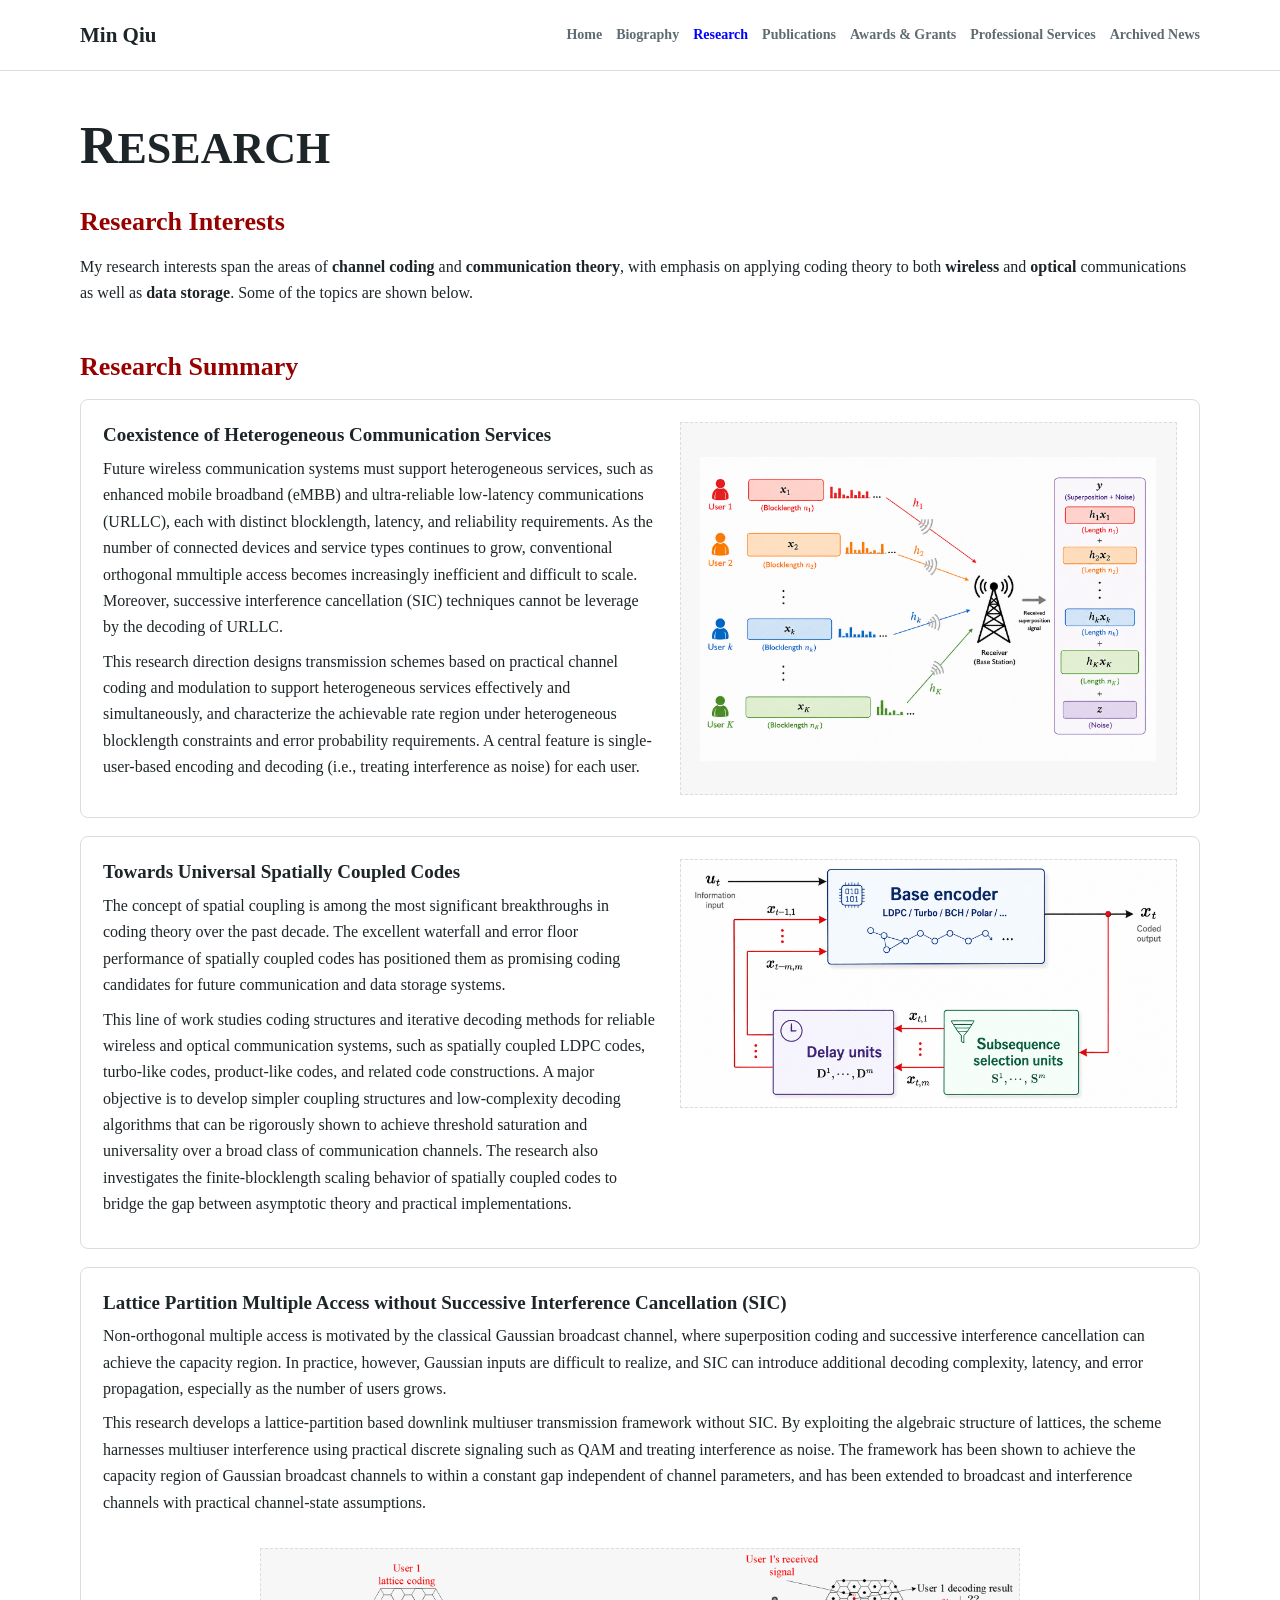
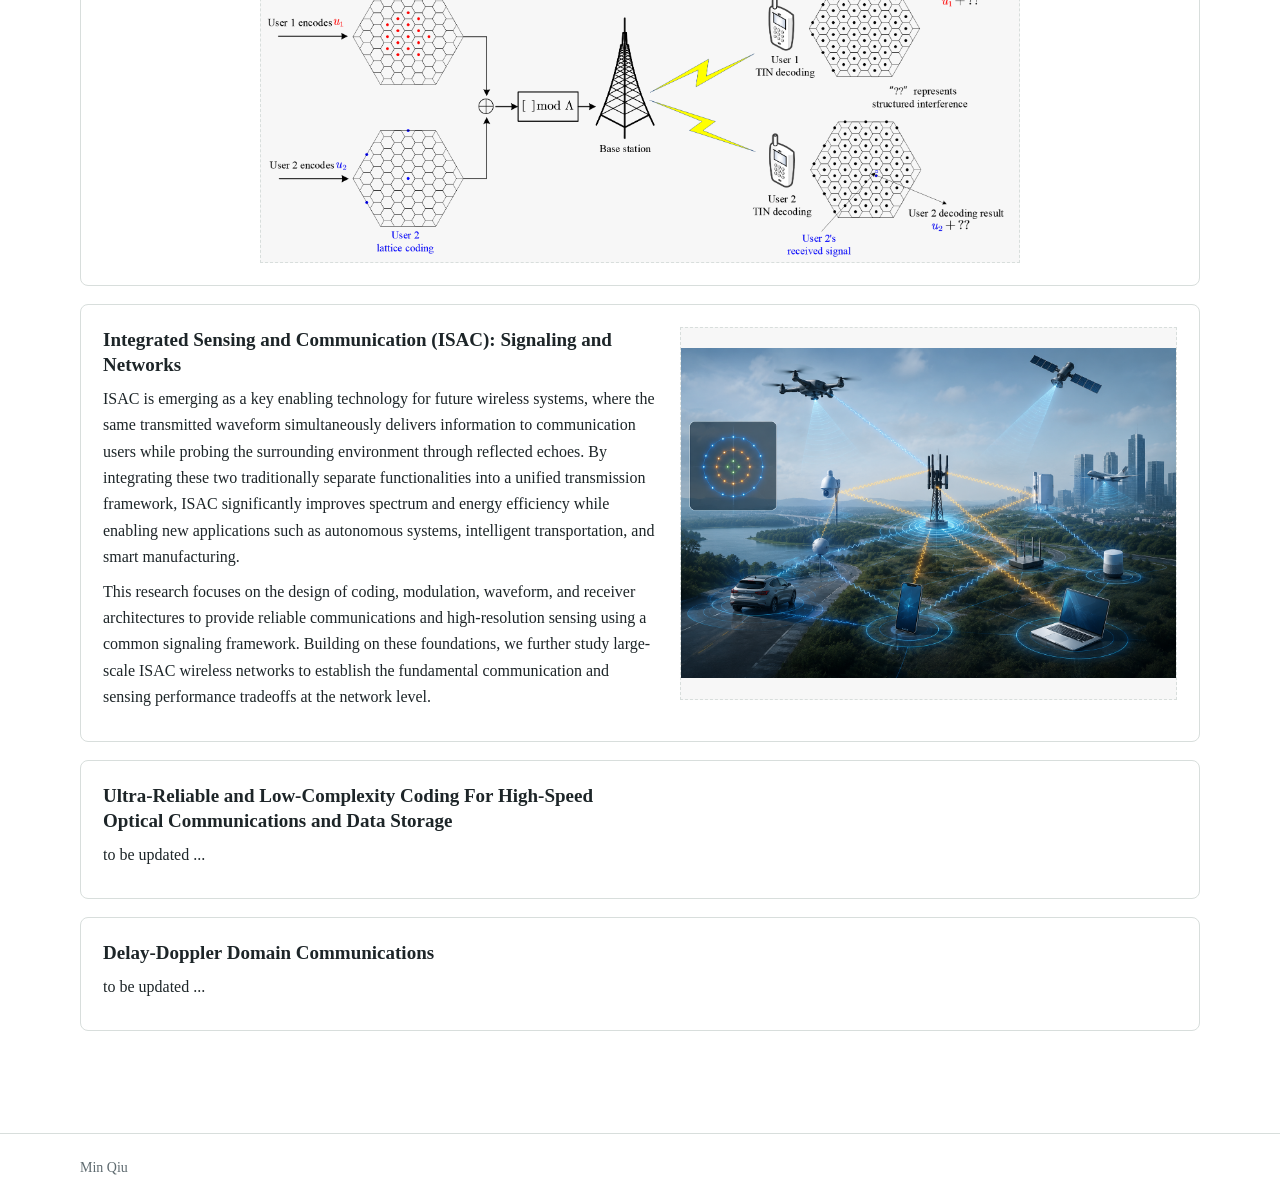
<file: research.html>
<!doctype html>
<html lang="en">
<head>
  <meta charset="utf-8">
  <meta name="viewport" content="width=device-width, initial-scale=1">
  <title>Research | Min Qiu</title>
  <link rel="stylesheet" href="assets/css/style.css">
</head>
<body>
  <header class="site-header">
    <div class="wrap header-grid">
      <a class="brand" href="index.html">Min Qiu</a>
      <nav class="nav" aria-label="Main navigation">
        <a href="index.html">Home</a>
        <a href="biography.html">Biography</a>
        <a href="research.html" aria-current="page">Research</a>
        <a href="publications.html">Publications</a>
        <a href="awards-grants.html">Awards & Grants</a>
        <a href="professional-services.html">Professional Services</a>
        <a href="archived-news.html">Archived News</a>
      </nav>
    </div>
  </header>

  <main class="wrap content research-content">
    <h1>Research</h1>

    <section>
      <h2>Research Interests</h2>
      <p>My research interests span the areas of <strong>channel coding</strong> and <strong>communication theory</strong>, with emphasis on applying coding theory to both <strong>wireless</strong> and <strong>optical</strong> communications as well as <strong>data storage</strong>. Some of the topics are shown below.</p>
    </section>

    <section>
      <h2>Research Summary</h2>
      <article class="highlight">
        <div class="highlight-copy">
          <h3>Coexistence of Heterogeneous Communication Services</h3>
          <p>Future wireless communication systems must support heterogeneous services, such as enhanced mobile broadband (eMBB) and ultra-reliable low-latency communications (URLLC), each with distinct blocklength, latency, and reliability requirements. As the number of connected devices and service types continues to grow, conventional orthogonal mmultiple access becomes increasingly inefficient and difficult to scale. Moreover, successive interference cancellation (SIC) techniques cannot be leverage by the decoding of URLLC.</p>
          <p>This research direction designs transmission schemes based on practical channel coding and modulation to support heterogeneous services effectively and simultaneously, and characterize the achievable rate region under heterogeneous blocklength constraints and error probability requirements. A central feature is single-user-based encoding and decoding (i.e., treating interference as noise) for each user. </p>
        </div>
      <figure class="highlight-figure figure-hma">
          <img src="figures/HMA.png" alt="HMA">
        </figure>
      </article>

      <article class="highlight">
        <div class="highlight-copy">
          <h3>Towards Universal Spatially Coupled Codes</h3>
          <p>The concept of spatial coupling is among the most significant breakthroughs in coding theory over the past decade. The excellent waterfall and error floor performance of spatially coupled codes has positioned them as promising coding candidates for future communication and data storage systems.</p>
<p>This line of work studies coding structures and iterative decoding methods for reliable wireless and optical communication systems, such as spatially coupled LDPC codes, turbo-like codes, product-like codes, and related code constructions. A major objective is to develop simpler coupling structures and low-complexity decoding algorithms that can be rigorously shown to achieve threshold saturation and universality over a broad class of communication channels. The research also investigates the finite-blocklength scaling behavior of spatially coupled codes to bridge the gap between asymptotic theory and practical implementations.</p>
        </div>
        <figure class="highlight-figure figure-sc">
          <img src="figures/SC_codes.png" alt="Spatially coupled codes illustration">
        </figure>
      </article>

      <article class="highlight highlight-wide">
        <div class="highlight-copy">
          <h3>Lattice Partition Multiple Access without Successive Interference Cancellation (SIC)</h3>
          <p>Non-orthogonal multiple access is motivated by the classical Gaussian broadcast channel, where superposition coding and successive interference cancellation can achieve the capacity region. In practice, however, Gaussian inputs are difficult to realize, and SIC can introduce additional decoding complexity, latency, and error propagation, especially as the number of users grows.</p>
          <p>This research develops a lattice-partition based downlink multiuser transmission framework without SIC. By exploiting the algebraic structure of lattices, the scheme harnesses multiuser interference using practical discrete signaling such as QAM and treating interference as noise. The framework has been shown to achieve the capacity region of Gaussian broadcast channels to within a constant gap independent of channel parameters, and has been extended to broadcast and interference channels with practical channel-state assumptions.</p>
        </div>
        <figure class="highlight-figure figure-lpma">
          <img src="figures/LPMA.png" alt="Lattice partition multiple access illustration">
        </figure>
      </article>

      <article class="highlight">
        <div class="highlight-copy">
          <h3>Integrated Sensing and Communication (ISAC): Signaling and Networks</h3>
          <p>ISAC is emerging as a key enabling technology for future wireless systems, where the same transmitted waveform simultaneously delivers information to communication users while probing the surrounding environment through reflected echoes. By integrating these two traditionally separate functionalities into a unified transmission framework, ISAC significantly improves spectrum and energy efficiency while enabling new applications such as autonomous systems, intelligent transportation, and smart manufacturing.</p>
<p>This research focuses on the design of coding, modulation, waveform, and receiver architectures to provide reliable communications and high-resolution sensing using a common signaling framework. Building on these foundations, we further study large-scale ISAC wireless networks to establish the fundamental communication and sensing performance tradeoffs at the network level.</p>
        </div>
        <figure class="highlight-figure figure-isac">
          <img src="figures/ISAC.png" alt="Integrated sensing and communication network illustration">
        </figure>
      </article>


      <article class="highlight">
        <div class="highlight-copy">
          <h3>Ultra-Reliable and Low-Complexity Coding For High-Speed Optical Communications and Data Storage</h3>
          <p>to be updated ...</p>
        </div>
      </article>


      <article class="highlight">
        <div class="highlight-copy">
          <h3>Delay-Doppler Domain Communications</h3>
          <p>to be updated ...</p>
        </div>
      </article>



    </section>
  </main>

  <footer class="site-footer">
    <div class="wrap"><p>Min Qiu</p></div>
  </footer>
</body>
</html>
</file>
<file: assets/css/style.css>
:root {
  --bg: #ffffff;
  --surface: #ffffff;
  --ink: #1d2528;
  --muted: #5f6b70;
  --line: #d8dedc;
  --accent: #0000ff;
  --accent-strong: #0000ff;
  --heading-red: #980000;
  --soft: #e8f1ef;
  --gold: #b0722a;
}

* {
  box-sizing: border-box;
}

body {
  margin: 0;
  background: var(--bg);
  color: var(--ink);
  font-family: "Times New Roman", Times, serif;
  font-size: 16px;
  line-height: 1.65;
}

a {
  color: var(--accent);
  text-decoration-thickness: 1px;
  text-underline-offset: 3px;
}

a:hover {
  color: var(--accent-strong);
}

.wrap {
  width: min(1120px, calc(100% - 40px));
  margin: 0 auto;
}

.site-header {
  position: sticky;
  top: 0;
  z-index: 10;
  background: rgba(255, 255, 255, 0.96);
  border-bottom: 1px solid var(--line);
  backdrop-filter: blur(8px);
}

.header-grid {
  display: grid;
  grid-template-columns: auto 1fr;
  gap: 24px;
  align-items: center;
  min-height: 70px;
}

.brand {
  color: var(--ink);
  font-size: 21px;
  font-weight: 700;
  text-decoration: none;
  white-space: nowrap;
}

.nav {
  display: flex;
  flex-wrap: wrap;
  justify-content: flex-end;
  gap: 4px 14px;
}

.nav a {
  color: var(--muted);
  font-size: 14px;
  font-weight: 700;
  text-decoration: none;
}

.nav a:hover,
.nav a[aria-current="page"] {
  color: var(--accent-strong);
}

.hero {
  padding: 72px 0 46px;
  border-bottom: 1px solid var(--line);
}

.eyebrow {
  margin: 0 0 10px;
  color: var(--gold);
  font-size: 13px;
  font-weight: 700;
  letter-spacing: 0;
  text-transform: uppercase;
}

button,
input,
select,
textarea {
  font-family: "Times New Roman", Times, serif;
}

h1,
h2,
h3,
h4,
p {
  margin-top: 0;
}

h1 {
  margin-bottom: 18px;
  font-size: clamp(38px, 7vw, 68px);
  line-height: 1.05;
}

h2 {
  color: var(--heading-red);
  margin-bottom: 16px;
  font-size: 26px;
  line-height: 1.25;
}

h3 {
  color: var(--heading-red);
  margin-bottom: 8px;
  font-size: 19px;
  line-height: 1.35;
}

.biography-content .timeline h3,
.biography-content .plain-block h3,
.professional-services-content #student-supervision h3,
.research-content .highlight h3 {
  color: var(--ink);
}

h4 {
  margin: 20px 0 8px;
  font-size: 16px;
}

.lead {
  max-width: 650px;
  color: var(--muted);
  font-size: 20px;
  line-height: 1.55;
}

.hero .lead {
  color: var(--ink);
}

.contact {
  color: var(--muted);
  font-weight: 700;
}

.contact span {
  color: var(--ink);
}

.profile-box {
  background: var(--surface);
  border: 1px solid var(--line);
  border-radius: 8px;
  padding: 22px;
}

.profile-box h2 {
  margin-bottom: 8px;
  font-size: 18px;
}

.research-graphic {
  display: block;
  width: 100%;
  height: auto;
  margin-bottom: 18px;
  border-radius: 8px;
  border: 1px solid var(--line);
  background: var(--soft);
}

.profile-box ul,
.item-list,
.pub-list,
.news-list {
  margin-top: 0;
}

.profile-box ul {
  margin-bottom: 0;
  padding-left: 20px;
}

.section {
  padding: 42px 0;
}

.section-heading {
  display: flex;
  justify-content: space-between;
  gap: 20px;
  align-items: baseline;
  margin-bottom: 16px;
}

.subtle-link {
  color: var(--muted);
  font-size: 14px;
}

.news-list {
  list-style: none;
  padding-left: 0;
}

.news-list li {
  padding: 4px 0;
}

.content {
  padding: 48px 0 58px;
}

.content > h1 {
  margin-bottom: 32px;
  font-size: 44px;
  text-transform: uppercase;
}

.content > h1:not(.wordmark-title)::first-letter,
.content > h1 .title-word::first-letter,
.eyebrow.wordmark-title .title-word::first-letter {
  font-size: 1.18em;
}

.word-initial {
  font-size: 1.28em;
  line-height: 1;
}

.content section {
  margin-bottom: 44px;
}

.timeline {
  display: grid;
  gap: 18px;
}

.timeline article,
.plain-block,
.highlight {
  background: var(--surface);
  border: 1px solid var(--line);
  border-radius: 8px;
  padding: 22px;
}

.research-content .highlight {
  display: grid;
  grid-template-columns: minmax(0, 1fr) minmax(260px, 0.9fr);
  gap: 24px;
  align-items: start;
}

.highlight-copy {
  min-width: 0;
}

.research-content .highlight-wide {
  grid-template-columns: 1fr;
}

.highlight-figure {
  display: grid;
  place-items: center;
  margin: 0;
  border: 1px dashed var(--line);
  background: #f7f7f7;
  color: var(--muted);
  font-size: 15px;
  aspect-ratio: 4 / 3;
  overflow: hidden;
}

.highlight-figure img {
  display: block;
  max-width: 100%;
  max-height: 100%;
  object-fit: contain;
}

.figure-hma img {
  width: 92%;
  height: 92%;
}

.figure-sc {
  aspect-ratio: 2 / 1;
}

.figure-sc img {
  width: 100%;
  height: 100%;
}

.figure-lpma {
  width: min(100%, 760px);
  justify-self: center;
  aspect-ratio: 2353 / 974;
}

.figure-lpma img {
  width: 100%;
  height: auto;
}

.timeline p,
.plain-block p,
.highlight p {
  margin-bottom: 8px;
}

.date {
  color: var(--muted);
  font-weight: 700;
}

.biography-content .timeline p,
.biography-content .plain-block p {
  display: grid;
  grid-template-columns: minmax(0, 1fr) auto;
  column-gap: 20px;
  align-items: baseline;
}

.biography-content .date {
  color: var(--ink);
  font-weight: 400;
  text-align: right;
}

.chip-list {
  display: flex;
  flex-wrap: wrap;
  gap: 10px;
  margin: 0;
  padding: 0;
  list-style: none;
}

.chip-list li {
  background: var(--soft);
  border: 1px solid #cfe0dc;
  border-radius: 8px;
  padding: 8px 12px;
}

.highlight + .highlight {
  margin-top: 18px;
}

.pub-list li,
.item-list li {
  margin-bottom: 10px;
}

.supervision-list > li {
  margin-bottom: 16px;
}

.supervision-list ul {
  margin: 4px 0 0;
  padding-left: 22px;
}

.supervision-list ul li {
  margin-bottom: 2px;
}

.columns {
  display: grid;
  grid-template-columns: repeat(2, minmax(0, 1fr));
  gap: 28px;
}

.site-footer {
  border-top: 1px solid var(--line);
  color: var(--muted);
  font-size: 14px;
  padding: 22px 0;
}

.site-footer p {
  margin-bottom: 0;
}

@media (max-width: 820px) {
  .header-grid,
  .columns {
    grid-template-columns: 1fr;
  }

  .header-grid {
    gap: 8px;
    padding: 14px 0;
  }

  .nav {
    justify-content: flex-start;
  }

  .research-content .highlight {
    grid-template-columns: 1fr;
  }

  .highlight-figure {
    min-height: 220px;
  }

  .figure-sc {
    min-height: 0;
  }

  .hero {
    padding-top: 42px;
  }

}

@media (max-width: 520px) {
  .wrap {
    width: min(100% - 28px, 1120px);
  }

  .content > h1 {
    font-size: 36px;
  }

  .lead {
    font-size: 18px;
  }
}
</file>
